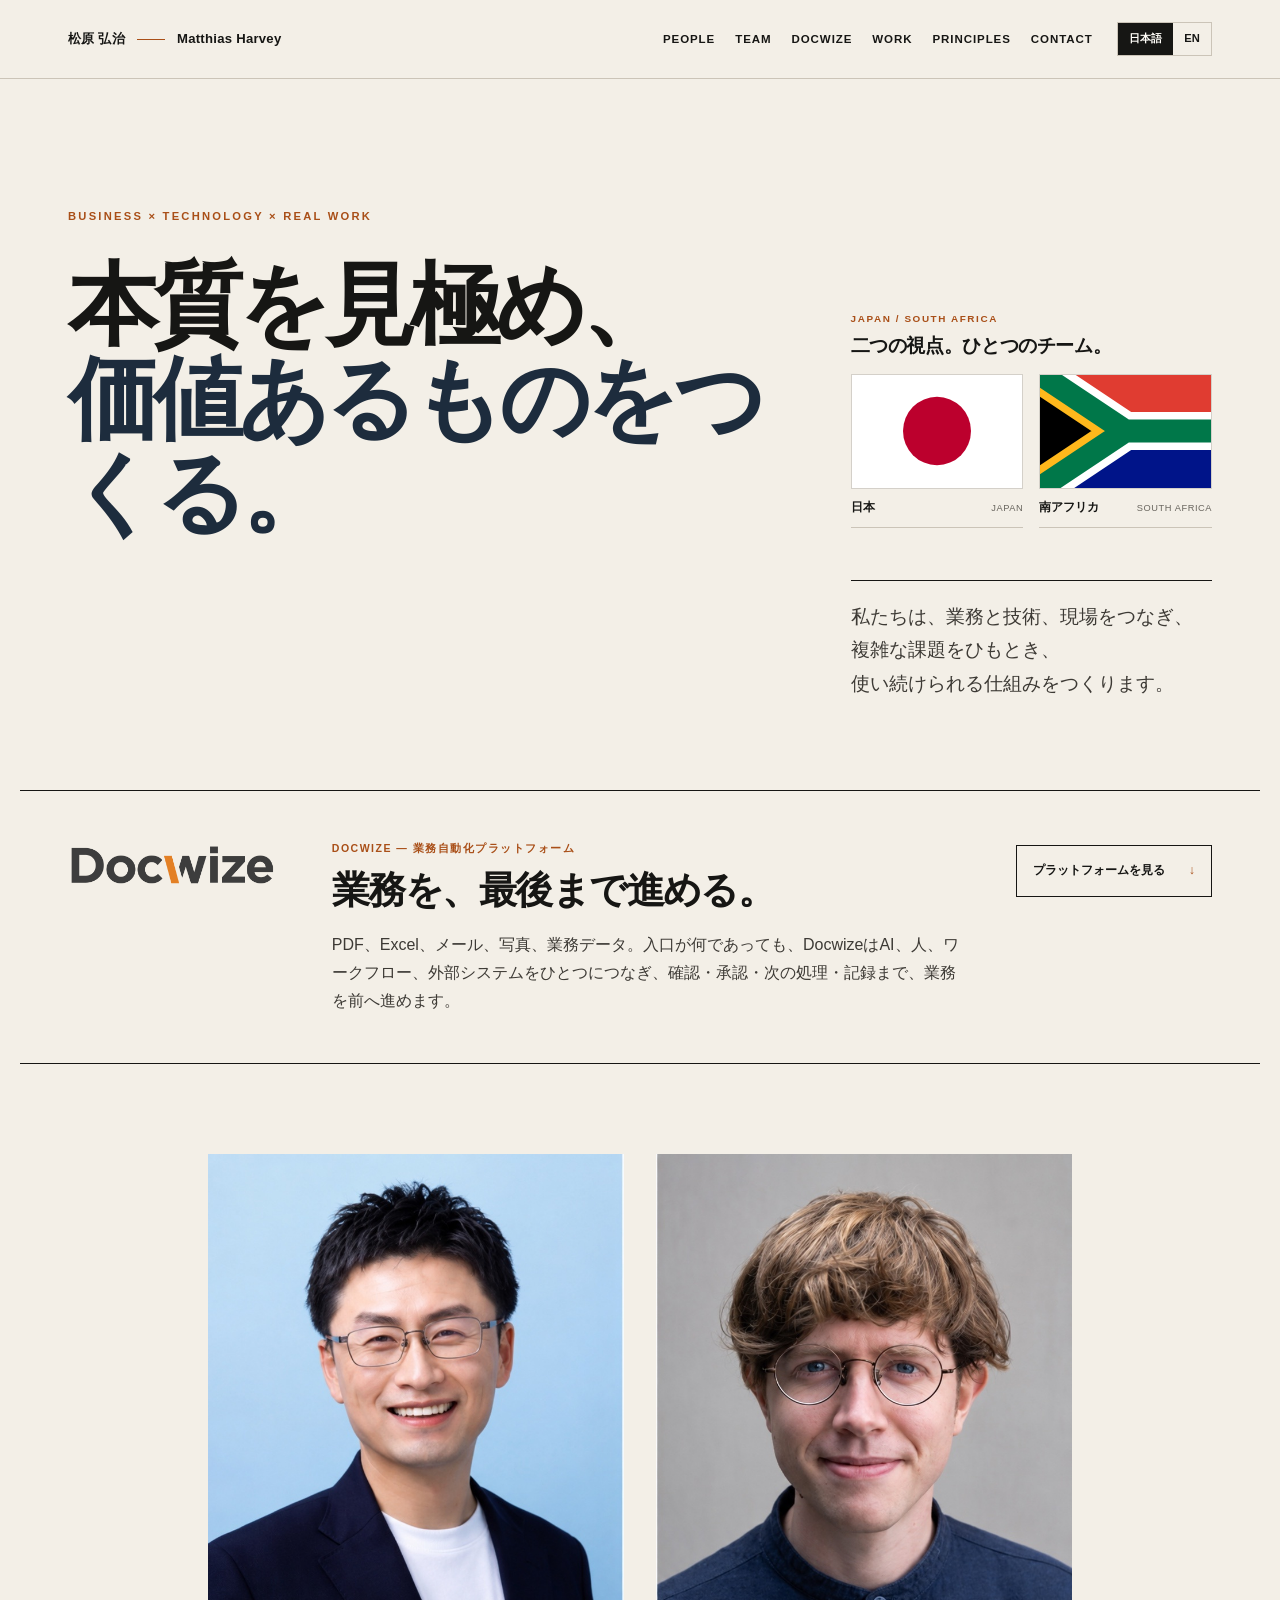
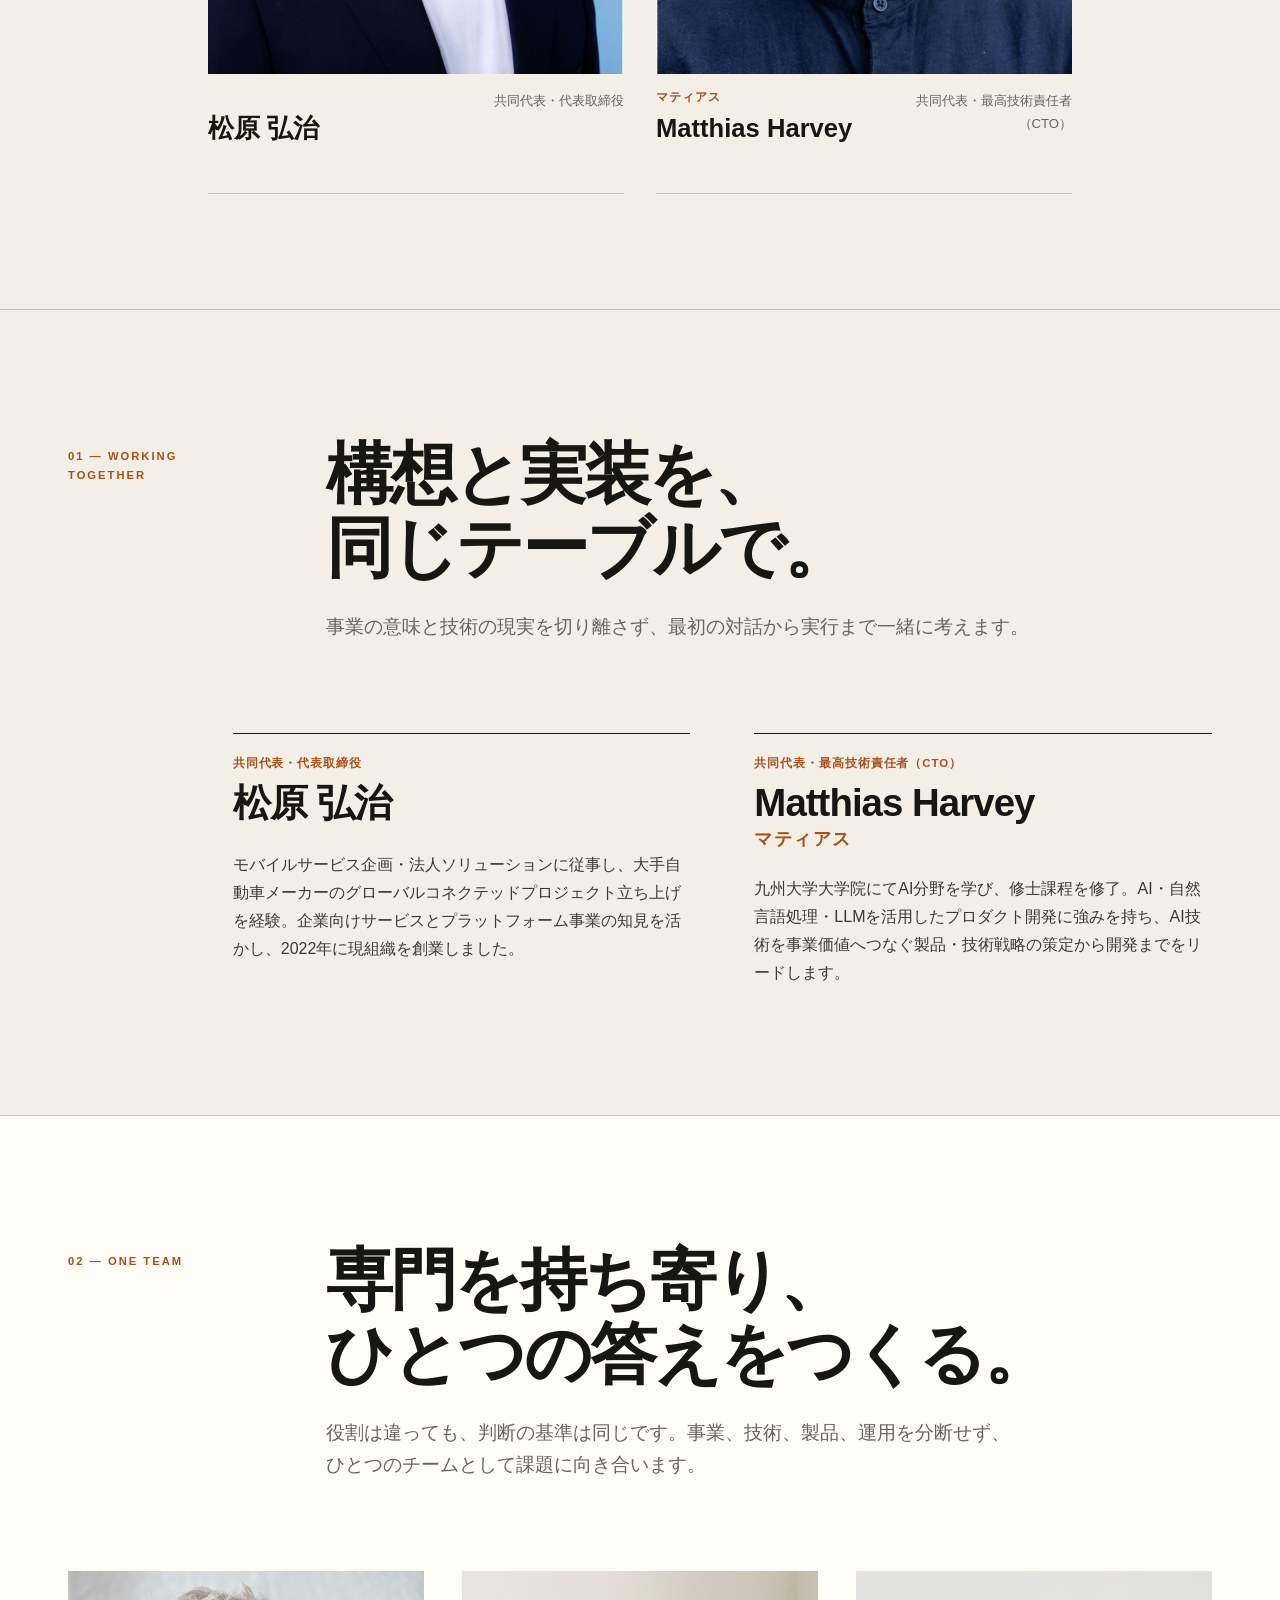
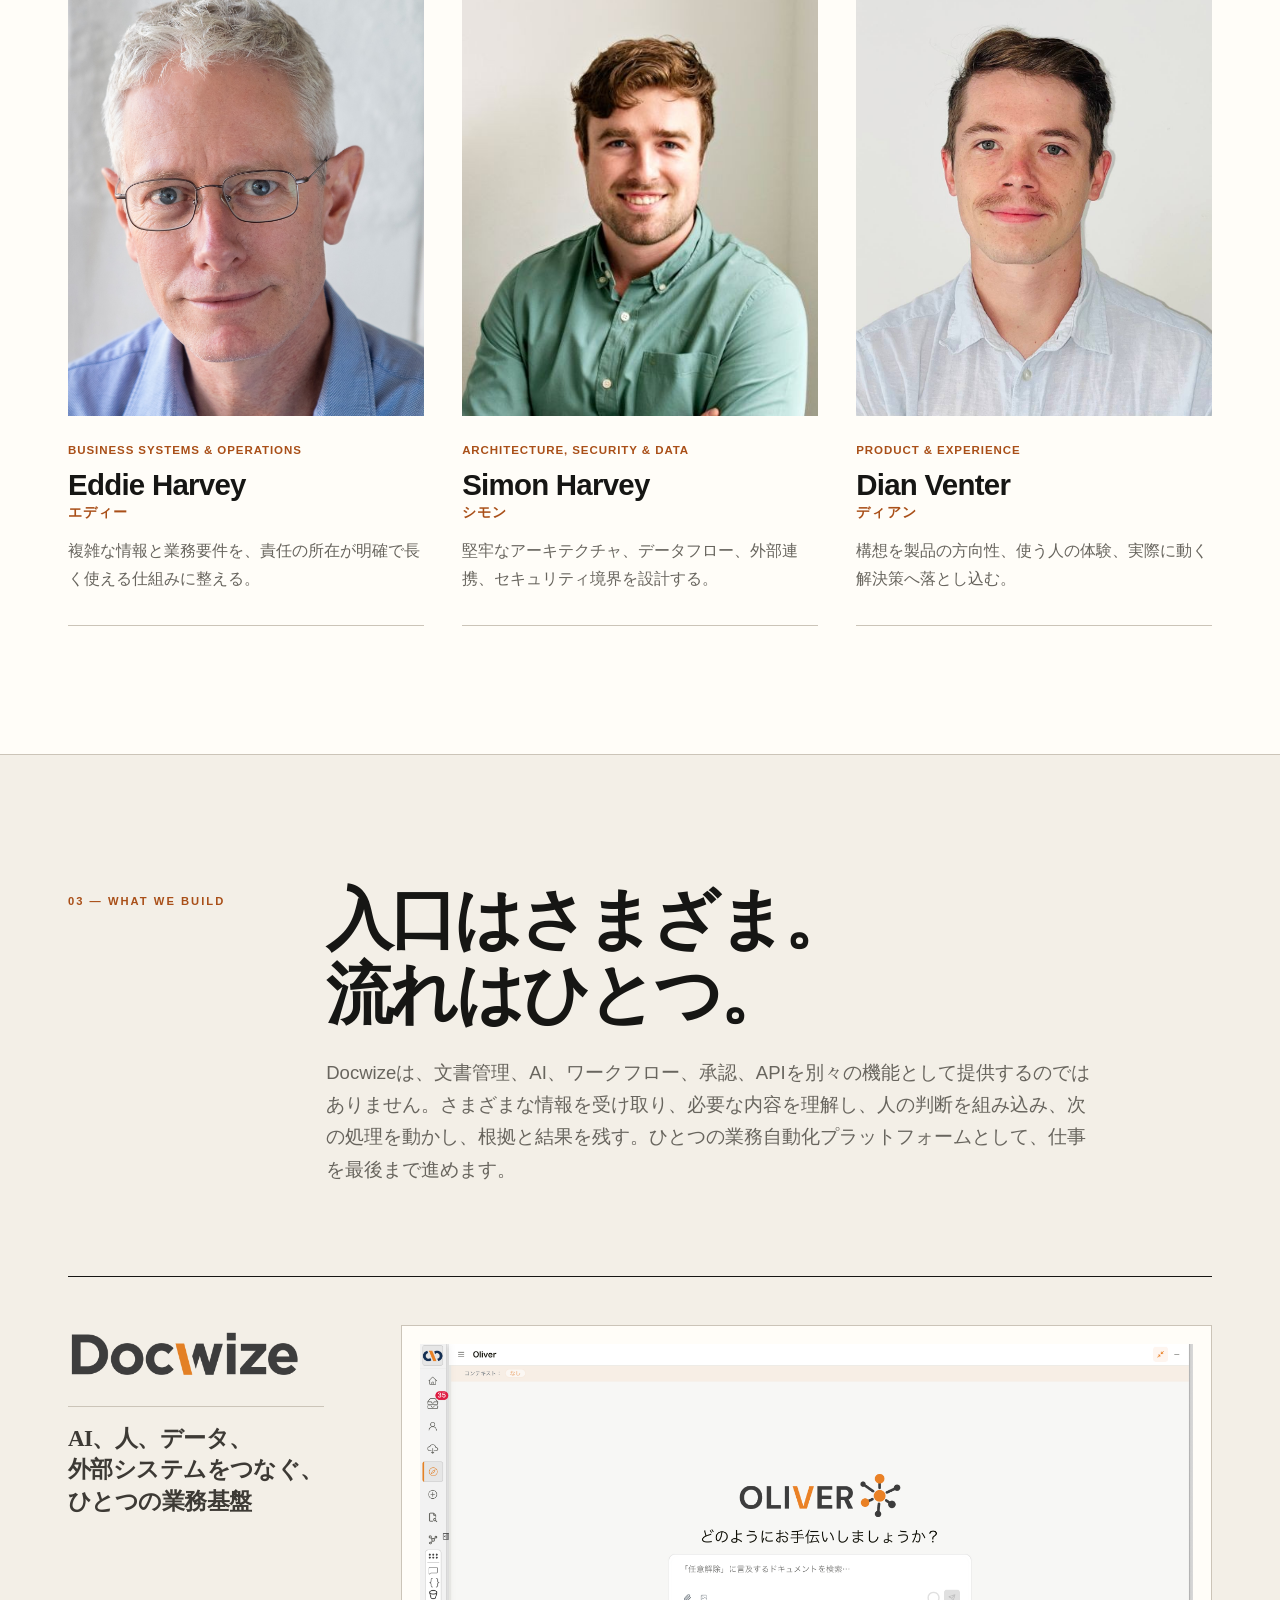
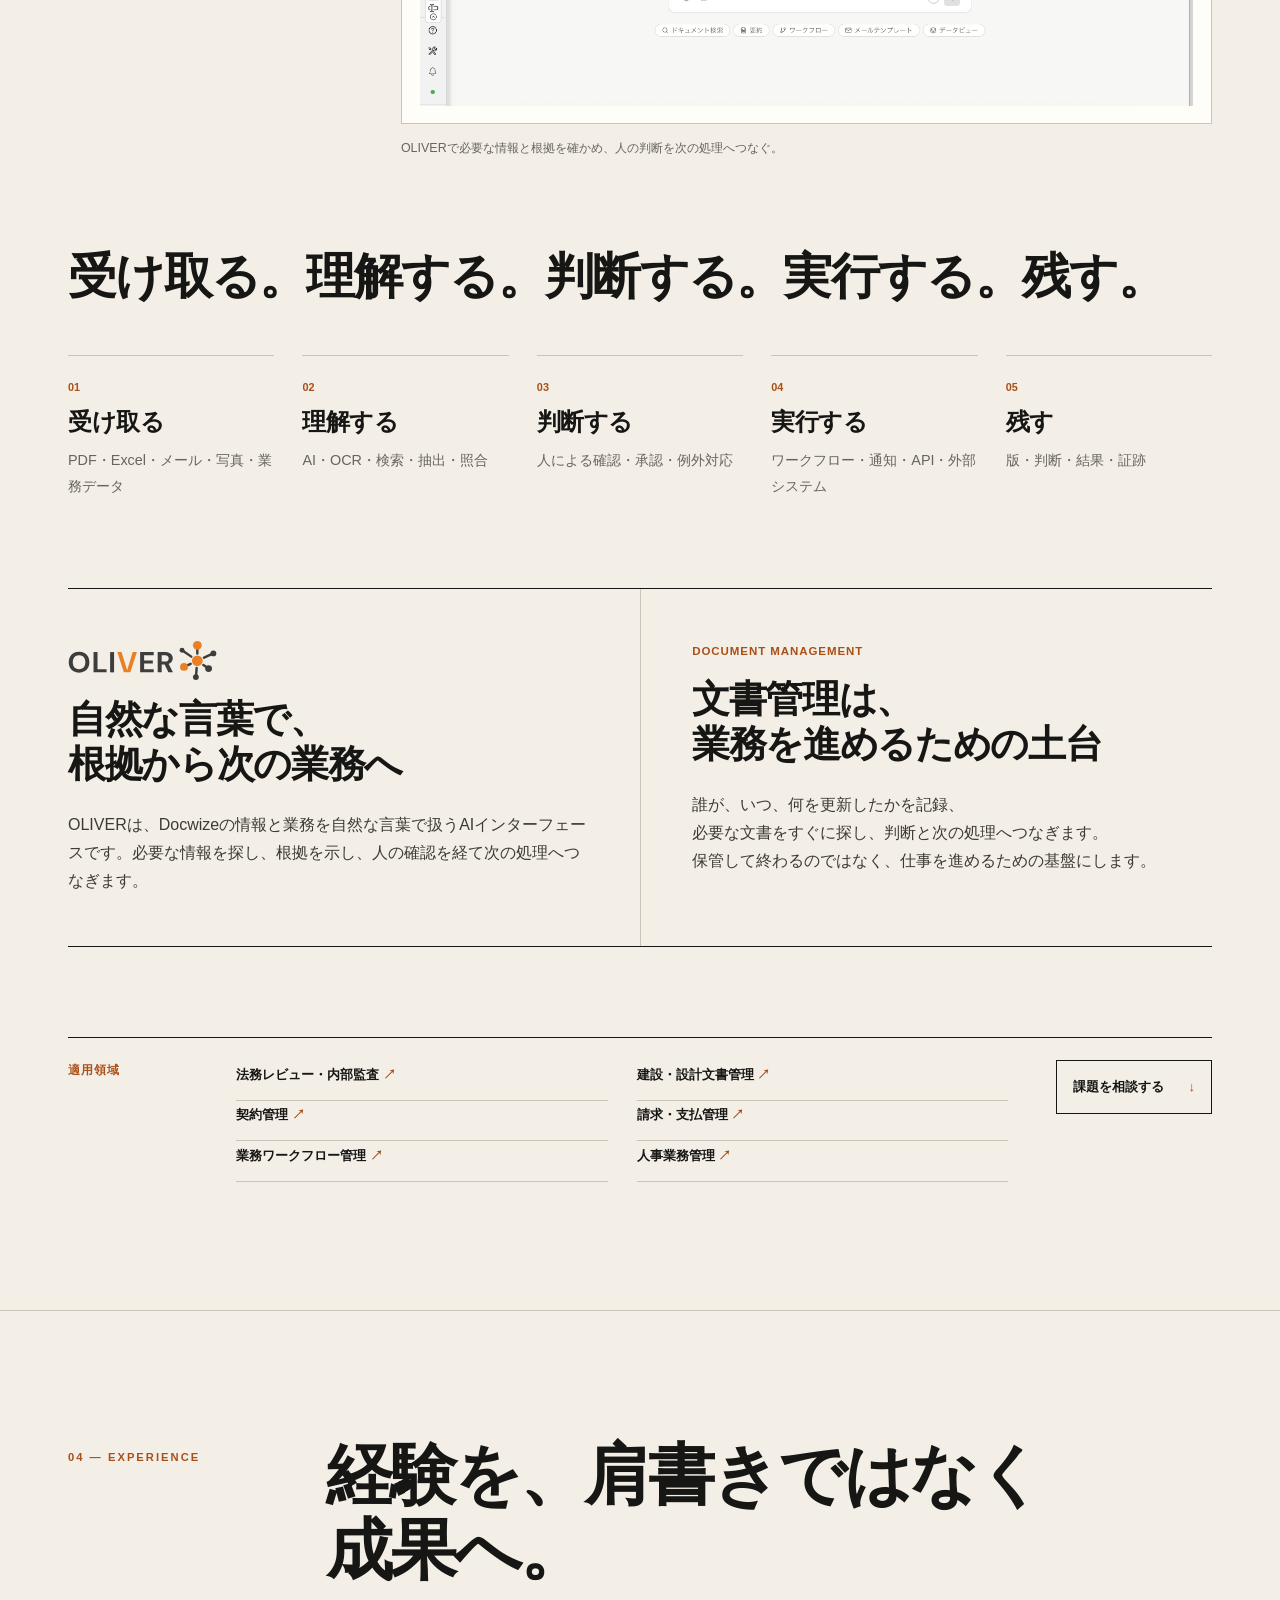
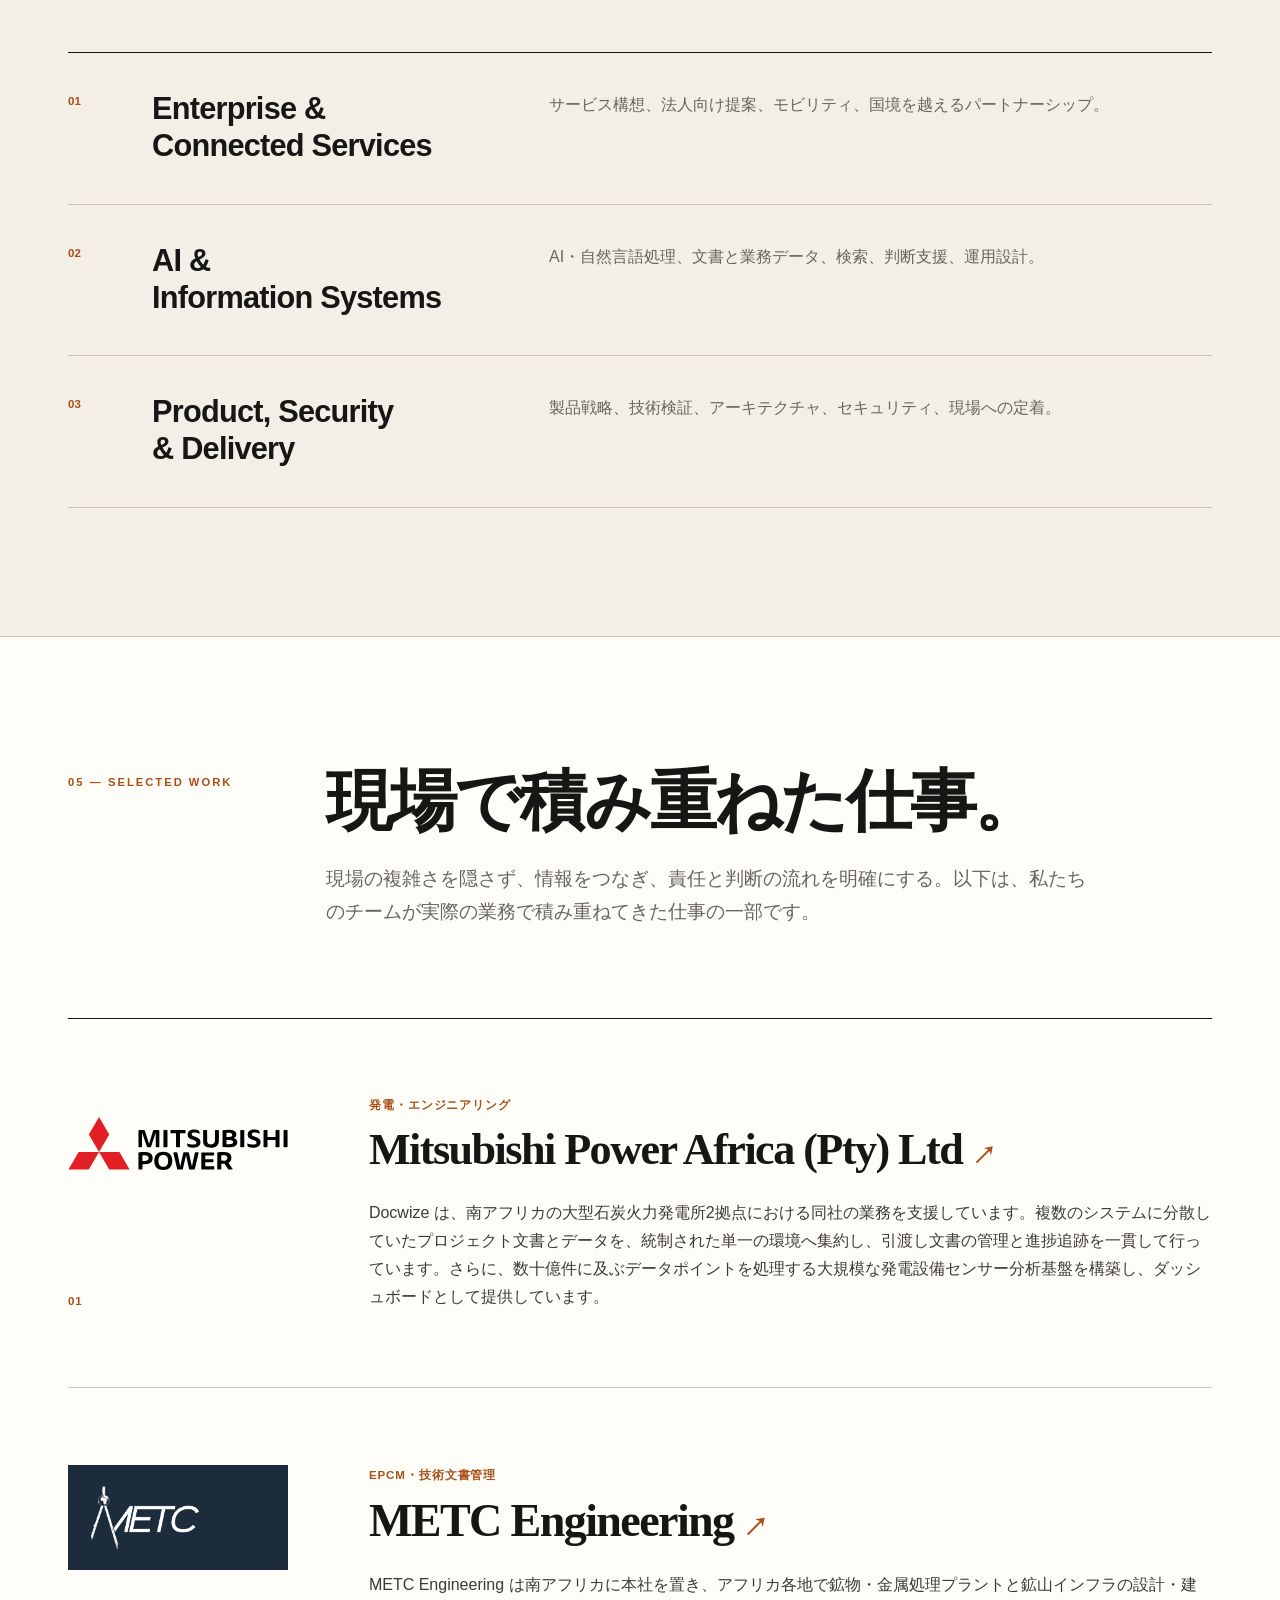
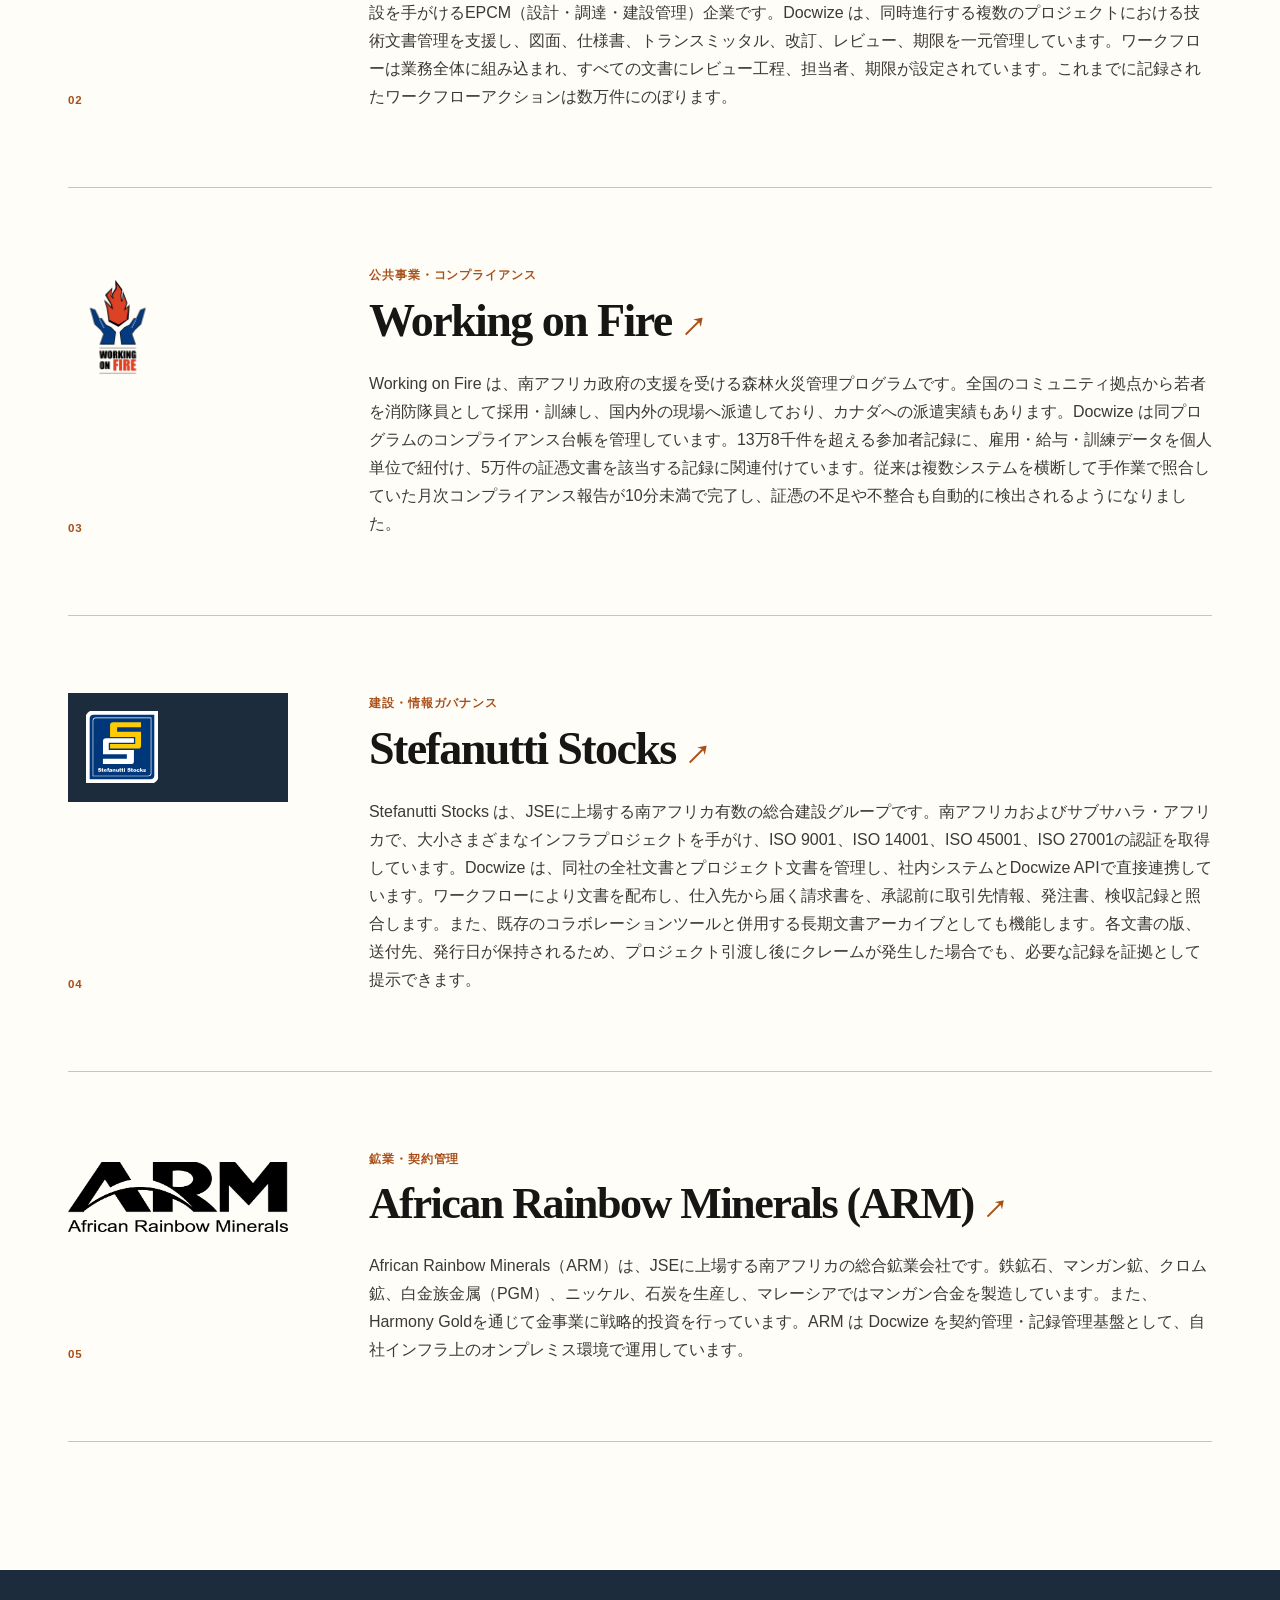
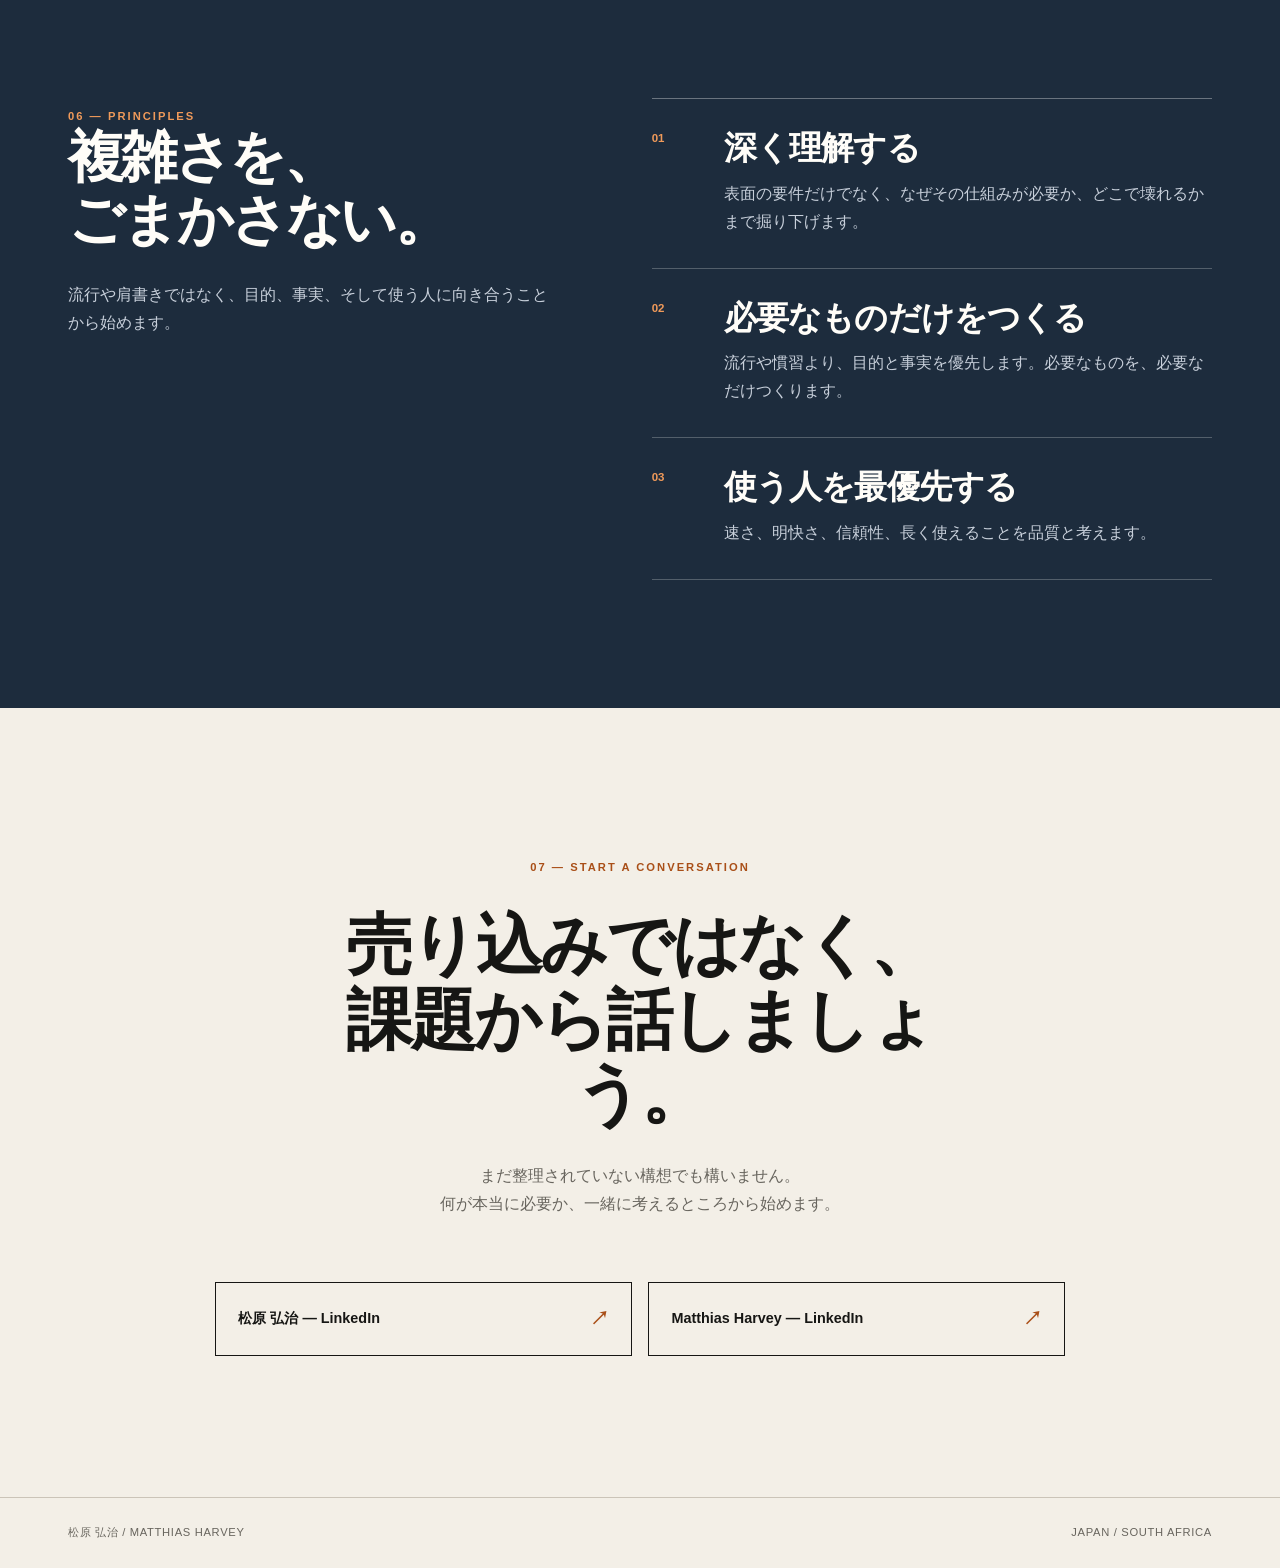
<file: index.html>
<!doctype html>
<html lang="ja">
<head>
  <meta charset="utf-8">
  <meta name="viewport" content="width=device-width, initial-scale=1">
  <meta name="robots" content="index,follow">
  <meta name="description" content="AI、人、データ、外部システムをつなぎ、文書やメールなどの情報から確認・承認・次の処理・記録までを進める業務自動化プラットフォーム。">
  <title>Docwize — 業務自動化プラットフォーム</title>
  <link rel="stylesheet" href="styles.css?v=20260831-3">
  <link rel="alternate" hreflang="en" href="en/">
</head>
<body>
  <header class="site-header">
    <div class="wrap header-inner">
      <a class="name-lockup" href="#top" aria-label="ページ上部へ">
        <span>松原 弘治</span><i aria-hidden="true"></i><span>Matthias Harvey</span>
      </a>
      <nav class="header-nav" aria-label="ページ内ナビゲーション">
        <a href="#leadership">People</a>
        <a href="#team">Team</a>
        <a href="#product">Docwize</a>
        <a href="#work">Work</a>
        <a href="#principles">Principles</a>
        <a href="#contact">Contact</a>
      </nav>
      <nav class="language-switch" aria-label="言語">
        <span aria-current="page">日本語</span>
        <a href="en/" lang="en">EN</a>
      </nav>
    </div>
  </header>

  <main id="top">
    <section class="hero" aria-labelledby="hero-title">
      <div class="wrap hero-copy">
        <p class="eyebrow">BUSINESS × TECHNOLOGY × REAL WORK</p>
        <h1 id="hero-title">本質を見極め、<br><em>価値あるものをつくる。</em></h1>
        <div class="hero-side">
          <div class="hero-flags" aria-label="日本と南アフリカ">
            <p class="hero-flags-label">Japan / South Africa</p>
            <p class="hero-flags-title">二つの視点。ひとつのチーム。</p>
            <div class="hero-flag-grid">
              <figure class="hero-flag">
                <img src="assets/flag-japan.svg" alt="日本の国旗" width="900" height="600">
                <figcaption><strong>日本</strong><span>Japan</span></figcaption>
              </figure>
              <figure class="hero-flag">
                <img src="assets/flag-south-africa.svg" alt="南アフリカの国旗" width="900" height="600">
                <figcaption><strong>南アフリカ</strong><span>South Africa</span></figcaption>
              </figure>
            </div>
          </div>
          <p class="hero-lead"><span class="desktop-line">私たちは、業務と技術、現場をつなぎ、</span><span class="desktop-line">複雑な課題をひもとき、</span><span class="desktop-line">使い続けられる仕組みをつくります。</span></p>
        </div>
      </div>
      <div class="wrap hero-platform" id="platform-bridge" aria-labelledby="hero-platform-title">
        <figure class="hero-platform-mark"><img src="assets/product-docwize-logo.png" alt="Docwize" width="1588" height="312"></figure>
        <div class="hero-platform-copy">
          <p class="hero-platform-label">DOCWIZE — 業務自動化プラットフォーム</p>
          <h2 id="hero-platform-title" class="jp-platform-title">業務を、最後まで進める。</h2>
          <p>PDF、Excel、メール、写真、業務データ。入口が何であっても、DocwizeはAI、人、ワークフロー、外部システムをひとつにつなぎ、確認・承認・次の処理・記録まで、業務を前へ進めます。</p>
        </div>
        <a class="hero-platform-link" href="#product">プラットフォームを見る <span aria-hidden="true">↓</span></a>
      </div>
      <div class="wrap portrait-pair" aria-label="松原 弘治とMatthias Harvey">
        <figure class="leader-portrait leader-koji">
          <div class="portrait-frame"><img src="assets/koji-matsubara.jpg" alt="松原 弘治" width="724" height="1086"></div>
          <figcaption><strong class="caption-name caption-name-plain"><span class="caption-latin">松原 弘治</span></strong><span>共同代表・代表取締役</span></figcaption>
        </figure>
        <figure class="leader-portrait leader-matthias">
          <div class="portrait-frame"><img src="assets/matthias-harvey.jpg" alt="Matthias Harvey" width="724" height="1086"></div>
          <figcaption><strong class="caption-name"><small class="name-reading">マティアス</small><span class="caption-latin">Matthias Harvey</span></strong><span>共同代表・最高技術責任者（CTO）</span></figcaption>
        </figure>
      </div>
    </section>

    <section class="section" id="leadership" aria-labelledby="leadership-title">
      <div class="wrap">
        <div class="section-heading">
          <p class="section-label">01 — Working Together</p>
          <div>
            <h2 id="leadership-title">構想と実装を、<br>同じテーブルで。</h2>
            <p>事業の意味と技術の現実を切り離さず、最初の対話から実行まで一緒に考えます。</p>
          </div>
        </div>
        <div class="leadership-bios">
          <article class="leader-bio">
            <p class="role">共同代表・代表取締役</p>
            <h3>松原 弘治</h3>
            <p>モバイルサービス企画・法人ソリューションに従事し、大手自動車メーカーのグローバルコネクテッドプロジェクト立ち上げを経験。企業向けサービスとプラットフォーム事業の知見を活かし、2022年に現組織を創業しました。</p>
          </article>
          <article class="leader-bio">
            <p class="role">共同代表・最高技術責任者（CTO）</p>
            <h3 class="name-block"><span>Matthias Harvey</span><small class="name-reading">マティアス</small></h3>
            <p>九州大学大学院にてAI分野を学び、修士課程を修了。AI・自然言語処理・LLMを活用したプロダクト開発に強みを持ち、AI技術を事業価値へつなぐ製品・技術戦略の策定から開発までをリードします。</p>
          </article>
        </div>
      </div>
    </section>

    <section class="section team-section" id="team" aria-labelledby="team-title">
      <div class="wrap">
        <div class="section-heading">
          <p class="section-label">02 — One Team</p>
          <div>
            <h2 id="team-title">専門を持ち寄り、<br>ひとつの答えをつくる。</h2>
            <p><span class="desktop-line">役割は違っても、判断の基準は同じです。事業、技術、製品、運用を分断せず、</span><span class="desktop-line">ひとつのチームとして課題に向き合います。</span></p>
          </div>
        </div>
        <div class="team-grid">
          <article class="team-person">
            <figure><img src="assets/eddie-harvey.jpg" alt="Eddie Harvey" width="1366" height="2048"></figure>
            <p class="role">Business Systems &amp; Operations</p>
            <h3 class="name-block"><span>Eddie Harvey</span><small class="name-reading">エディー</small></h3>
            <p>複雑な情報と業務要件を、責任の所在が明確で長く使える仕組みに整える。</p>
          </article>
          <article class="team-person">
            <figure><img src="assets/simon-harvey.png" alt="Simon Harvey" width="560" height="560"></figure>
            <p class="role">Architecture, Security &amp; Data</p>
            <h3 class="name-block"><span>Simon Harvey</span><small class="name-reading">シモン</small></h3>
            <p>堅牢なアーキテクチャ、データフロー、外部連携、セキュリティ境界を設計する。</p>
          </article>
          <article class="team-person">
            <figure><img src="assets/dian-venter.jpg" alt="Dian Venter" width="1280" height="1280"></figure>
            <p class="role">Product &amp; Experience</p>
            <h3 class="name-block"><span>Dian Venter</span><small class="name-reading">ディアン</small></h3>
            <p>構想を製品の方向性、使う人の体験、実際に動く解決策へ落とし込む。</p>
          </article>
        </div>
      </div>
    </section>

    <section class="section product-section" id="product" aria-labelledby="product-title">
      <div class="wrap">
        <div class="section-heading product-heading">
          <p class="section-label">03 — What We Build</p>
          <div>
            <h2 id="product-title">入口はさまざま。<br>流れはひとつ。</h2>
            <p>Docwizeは、文書管理、AI、ワークフロー、承認、APIを別々の機能として提供するのではありません。さまざまな情報を受け取り、必要な内容を理解し、人の判断を組み込み、次の処理を動かし、根拠と結果を残す。ひとつの業務自動化プラットフォームとして、仕事を最後まで進めます。</p>
          </div>
        </div>

        <div class="product-visual">
          <div class="product-platform-brand">
            <figure><img src="assets/product-docwize-logo.png" alt="Docwize" width="1588" height="312"></figure>
            <p><span class="product-brand-line">AI、人、データ、</span><span class="product-brand-line">外部システムをつなぐ、</span><span class="product-brand-line">ひとつの業務基盤</span></p>
          </div>
          <figure class="product-interface">
            <img src="assets/product-oliver-interface.png" alt="Docwizeに蓄積された情報を自然な言葉で検索・確認できるOLIVERの画面" width="2860" height="1338">
            <figcaption>OLIVERで必要な情報と根拠を確かめ、人の判断を次の処理へつなぐ。</figcaption>
          </figure>
        </div>

        <div class="product-model">
          <h3>受け取る。理解する。判断する。実行する。残す。</h3>
          <div class="product-stages">
            <article><span>01</span><h4>受け取る</h4><p>PDF・Excel・メール・写真・業務データ</p></article>
            <article><span>02</span><h4>理解する</h4><p>AI・OCR・検索・抽出・照合</p></article>
            <article><span>03</span><h4>判断する</h4><p>人による確認・承認・例外対応</p></article>
            <article><span>04</span><h4>実行する</h4><p>ワークフロー・通知・API・外部システム</p></article>
            <article><span>05</span><h4>残す</h4><p>版・判断・結果・証跡</p></article>
          </div>
        </div>

        <div class="product-notes">
          <article class="product-note product-note-oliver">
            <figure><img src="assets/product-oliver-logo.svg" alt="OLIVER" width="150" height="40"></figure>
            <h3>自然な言葉で、<br>根拠から次の業務へ</h3>
            <p>OLIVERは、Docwizeの情報と業務を自然な言葉で扱うAIインターフェースです。必要な情報を探し、根拠を示し、人の確認を経て次の処理へつなぎます。</p>
          </article>
          <article class="product-note">
            <p class="role">DOCUMENT MANAGEMENT</p>
            <h3>文書管理は、<br>業務を進めるための土台</h3>
            <p><span class="copy-line">誰が、いつ、何を更新したかを記録、</span><span class="copy-line">必要な文書をすぐに探し、判断と次の処理へつなぎます。</span><span class="copy-line">保管して終わるのではなく、仕事を進めるための基盤にします。</span></p>
          </article>
        </div>

        <div class="product-links">
          <p class="role">適用領域</p>
          <div class="solution-links">
            <a href="https://organic-mobility.com/ediscovery-software" target="_blank" rel="noopener noreferrer">法務レビュー・内部監査 <span aria-hidden="true">↗</span></a>
            <a href="https://organic-mobility.com/construction-document-management" target="_blank" rel="noopener noreferrer">建設・設計文書管理 <span aria-hidden="true">↗</span></a>
            <a href="https://organic-mobility.com/contract-lifecycle-management" target="_blank" rel="noopener noreferrer">契約管理 <span aria-hidden="true">↗</span></a>
            <a href="https://organic-mobility.com/accounts-payable-automation" target="_blank" rel="noopener noreferrer">請求・支払管理 <span aria-hidden="true">↗</span></a>
            <a href="https://organic-mobility.com/workflow-automation-platform" target="_blank" rel="noopener noreferrer">業務ワークフロー管理 <span aria-hidden="true">↗</span></a>
            <a href="https://organic-mobility.com/hr-workflow-automation" target="_blank" rel="noopener noreferrer">人事業務管理 <span aria-hidden="true">↗</span></a>
          </div>
          <a class="product-cta" href="#contact">課題を相談する <span aria-hidden="true">↓</span></a>
        </div>
      </div>
    </section>

    <section class="section" id="experience" aria-labelledby="experience-title">
      <div class="wrap">
        <div class="section-heading compact-heading">
          <p class="section-label">04 — Experience</p>
          <div>
            <h2 id="experience-title" class="experience-title-jp"><span class="no-break">経験を、肩書きではなく</span><br>成果へ。</h2>
          </div>
        </div>
        <div class="experience-list">
          <article>
            <span>01</span>
            <h3>Enterprise &amp;<br>Connected Services</h3>
            <p>サービス構想、法人向け提案、モビリティ、国境を越えるパートナーシップ。</p>
          </article>
          <article>
            <span>02</span>
            <h3>AI &amp;<br>Information Systems</h3>
            <p>AI・自然言語処理、文書と業務データ、検索、判断支援、運用設計。</p>
          </article>
          <article>
            <span>03</span>
            <h3>Product, Security<br>&amp; Delivery</h3>
            <p>製品戦略、技術検証、アーキテクチャ、セキュリティ、現場への定着。</p>
          </article>
        </div>
      </div>
    </section>

    <section class="section work-section" id="work" aria-labelledby="work-title">
      <div class="wrap">
        <div class="section-heading">
          <p class="section-label">05 — Selected Work</p>
          <div>
            <h2 id="work-title">現場で積み重ねた仕事。</h2>
            <p>現場の複雑さを隠さず、情報をつなぎ、責任と判断の流れを明確にする。以下は、私たちのチームが実際の業務で積み重ねてきた仕事の一部です。</p>
          </div>
        </div>
        <div class="client-stories">
          <article class="client-story">
            <div class="client-identity">
              <a class="client-logo-link" href="https://power.mhi.com/regions/afr/company" target="_blank" rel="noopener noreferrer" aria-label="Mitsubishi Power Africaの公式サイトを開く">
                <img class="client-logo logo-mitsubishi" src="assets/client-mitsubishi-power-africa.svg" alt="" width="334" height="82">
              </a>
              <span class="client-number">01</span>
            </div>
            <div class="client-copy">
              <p class="role">発電・エンジニアリング</p>
              <h3 class="client-title-long"><a href="https://power.mhi.com/regions/afr/company" target="_blank" rel="noopener noreferrer">Mitsubishi Power Africa (Pty) Ltd <span aria-hidden="true">↗</span></a></h3>
              <p>Docwize は、南アフリカの大型石炭火力発電所2拠点における同社の業務を支援しています。複数のシステムに分散していたプロジェクト文書とデータを、統制された単一の環境へ集約し、引渡し文書の管理と進捗追跡を一貫して行っています。さらに、数十億件に及ぶデータポイントを処理する大規模な発電設備センサー分析基盤を構築し、ダッシュボードとして提供しています。</p>
            </div>
          </article>

          <article class="client-story">
            <div class="client-identity">
              <a class="client-logo-link client-logo-dark" href="https://metcengineering.com/" target="_blank" rel="noopener noreferrer" aria-label="METC Engineeringの公式サイトを開く">
                <img class="client-logo logo-metc" src="assets/client-metc-engineering.png" alt="" width="379" height="219">
              </a>
              <span class="client-number">02</span>
            </div>
            <div class="client-copy">
              <p class="role">EPCM・技術文書管理</p>
              <h3><a href="https://metcengineering.com/" target="_blank" rel="noopener noreferrer">METC Engineering <span aria-hidden="true">↗</span></a></h3>
              <p>METC Engineering は南アフリカに本社を置き、アフリカ各地で鉱物・金属処理プラントと鉱山インフラの設計・建設を手がけるEPCM（設計・調達・建設管理）企業です。Docwize は、同時進行する複数のプロジェクトにおける技術文書管理を支援し、図面、仕様書、トランスミッタル、改訂、レビュー、期限を一元管理しています。ワークフローは業務全体に組み込まれ、すべての文書にレビュー工程、担当者、期限が設定されています。これまでに記録されたワークフローアクションは数万件にのぼります。</p>
            </div>
          </article>

          <article class="client-story">
            <div class="client-identity">
              <a class="client-logo-link" href="https://workingonfire.org/" target="_blank" rel="noopener noreferrer" aria-label="Working on Fireの公式サイトを開く">
                <img class="client-logo logo-wof" src="assets/client-working-on-fire.png" alt="" width="800" height="800">
              </a>
              <span class="client-number">03</span>
            </div>
            <div class="client-copy">
              <p class="role">公共事業・コンプライアンス</p>
              <h3><a href="https://workingonfire.org/" target="_blank" rel="noopener noreferrer">Working on Fire <span aria-hidden="true">↗</span></a></h3>
              <p>Working on Fire は、南アフリカ政府の支援を受ける森林火災管理プログラムです。全国のコミュニティ拠点から若者を消防隊員として採用・訓練し、国内外の現場へ派遣しており、カナダへの派遣実績もあります。Docwize は同プログラムのコンプライアンス台帳を管理しています。13万8千件を超える参加者記録に、雇用・給与・訓練データを個人単位で紐付け、5万件の証憑文書を該当する記録に関連付けています。従来は複数システムを横断して手作業で照合していた月次コンプライアンス報告が10分未満で完了し、証憑の不足や不整合も自動的に検出されるようになりました。</p>
            </div>
          </article>

          <article class="client-story">
            <div class="client-identity">
              <a class="client-logo-link client-logo-dark" href="https://stefanuttistocks.com/" target="_blank" rel="noopener noreferrer" aria-label="Stefanutti Stocksの公式サイトを開く">
                <img class="client-logo logo-stefanutti" src="assets/client-stefanutti-stocks.svg" alt="" width="79" height="79">
              </a>
              <span class="client-number">04</span>
            </div>
            <div class="client-copy">
              <p class="role">建設・情報ガバナンス</p>
              <h3><a href="https://stefanuttistocks.com/" target="_blank" rel="noopener noreferrer">Stefanutti Stocks <span aria-hidden="true">↗</span></a></h3>
              <p>Stefanutti Stocks は、JSEに上場する南アフリカ有数の総合建設グループです。南アフリカおよびサブサハラ・アフリカで、大小さまざまなインフラプロジェクトを手がけ、ISO 9001、ISO 14001、ISO 45001、ISO 27001の認証を取得しています。Docwize は、同社の全社文書とプロジェクト文書を管理し、社内システムとDocwize APIで直接連携しています。ワークフローにより文書を配布し、仕入先から届く請求書を、承認前に取引先情報、発注書、検収記録と照合します。また、既存のコラボレーションツールと併用する長期文書アーカイブとしても機能します。各文書の版、送付先、発行日が保持されるため、プロジェクト引渡し後にクレームが発生した場合でも、必要な記録を証拠として提示できます。</p>
            </div>
          </article>

          <article class="client-story">
            <div class="client-identity">
              <a class="client-logo-link" href="https://arm.co.za/" target="_blank" rel="noopener noreferrer" aria-label="African Rainbow Mineralsの公式サイトを開く">
                <img class="client-logo logo-arm" src="assets/client-african-rainbow-minerals.png" alt="" width="694" height="219">
              </a>
              <span class="client-number">05</span>
            </div>
            <div class="client-copy">
              <p class="role">鉱業・契約管理</p>
              <h3 class="client-title-long"><a href="https://arm.co.za/" target="_blank" rel="noopener noreferrer">African Rainbow Minerals (ARM) <span aria-hidden="true">↗</span></a></h3>
              <p>African Rainbow Minerals（ARM）は、JSEに上場する南アフリカの総合鉱業会社です。鉄鉱石、マンガン鉱、クロム鉱、白金族金属（PGM）、ニッケル、石炭を生産し、マレーシアではマンガン合金を製造しています。また、Harmony Goldを通じて金事業に戦略的投資を行っています。ARM は Docwize を契約管理・記録管理基盤として、自社インフラ上のオンプレミス環境で運用しています。</p>
            </div>
          </article>
        </div>
      </div>
    </section>

    <section class="principles" id="principles" aria-labelledby="principles-title">
      <div class="wrap principles-inner">
        <div class="principles-intro">
          <p class="section-label">06 — Principles</p>
          <h2 id="principles-title">複雑さを、<br>ごまかさない。</h2>
          <p>流行や肩書きではなく、目的、事実、そして使う人に向き合うことから始めます。</p>
        </div>
        <div class="principle-list">
          <article>
            <span>01</span>
            <div><h3>深く理解する</h3><p>表面の要件だけでなく、なぜその仕組みが必要か、どこで壊れるかまで掘り下げます。</p></div>
          </article>
          <article>
            <span>02</span>
            <div><h3>必要なものだけをつくる</h3><p>流行や慣習より、目的と事実を優先します。必要なものを、必要なだけつくります。</p></div>
          </article>
          <article>
            <span>03</span>
            <div><h3>使う人を最優先する</h3><p>速さ、明快さ、信頼性、長く使えることを品質と考えます。</p></div>
          </article>
        </div>
      </div>
    </section>

    <section class="contact" id="contact" aria-labelledby="contact-title">
      <div class="wrap contact-inner">
        <p class="section-label">07 — Start a Conversation</p>
        <h2 id="contact-title">売り込みではなく、<br>課題から話しましょう。</h2>
        <p>まだ整理されていない構想でも構いません。<br>何が本当に必要か、一緒に考えるところから始めます。</p>
        <div class="contact-links">
          <a href="https://jp.linkedin.com/in/matsubarakoji" target="_blank" rel="noopener noreferrer" aria-label="LinkedInで松原 弘治のプロフィールを開く"><span>松原 弘治 — LinkedIn</span><b aria-hidden="true">↗</b></a>
          <a href="https://www.linkedin.com/in/matthiasharvey" target="_blank" rel="noopener noreferrer" aria-label="LinkedInでMatthias Harveyのプロフィールを開く"><span>Matthias Harvey — LinkedIn</span><b aria-hidden="true">↗</b></a>
        </div>
      </div>
    </section>
  </main>

  <footer class="site-footer">
    <div class="wrap footer-inner"><span>松原 弘治 / Matthias Harvey</span><span>Japan / South Africa</span></div>
  </footer>
</body>
</html>
</file>
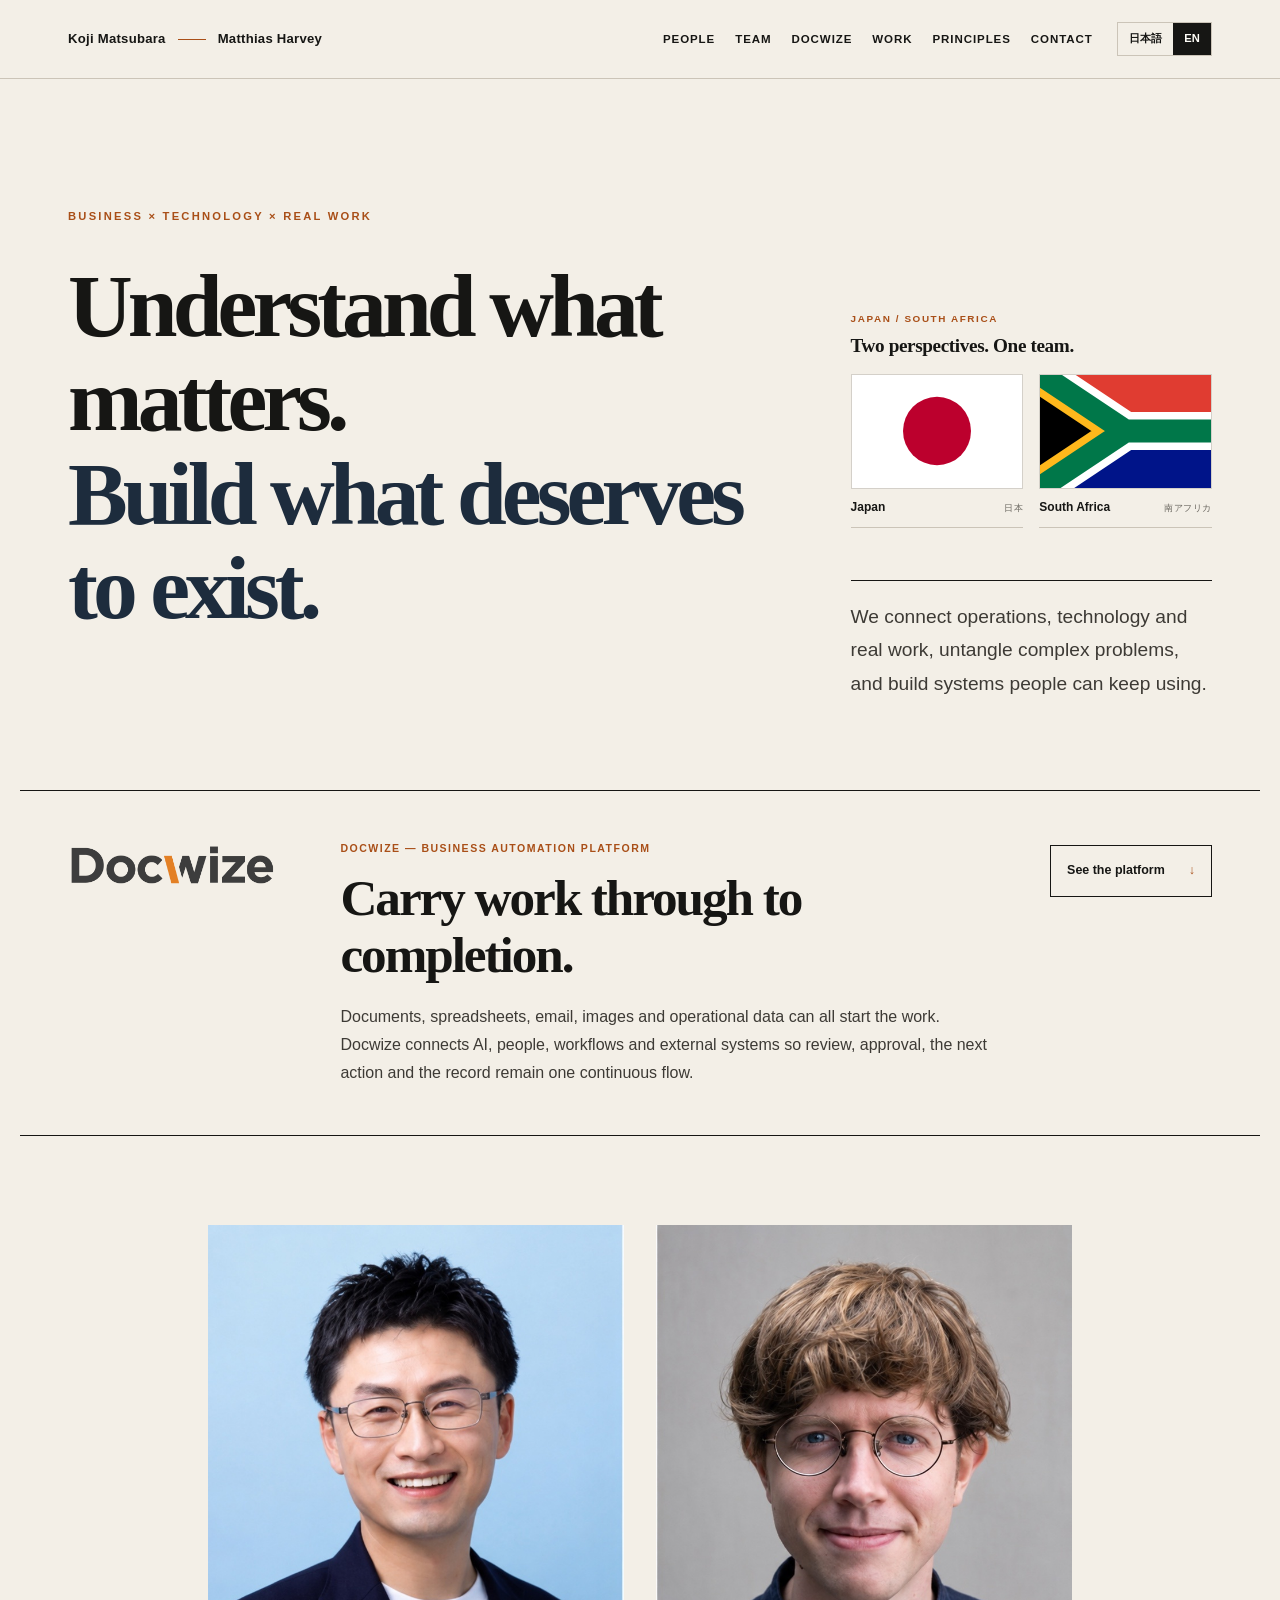
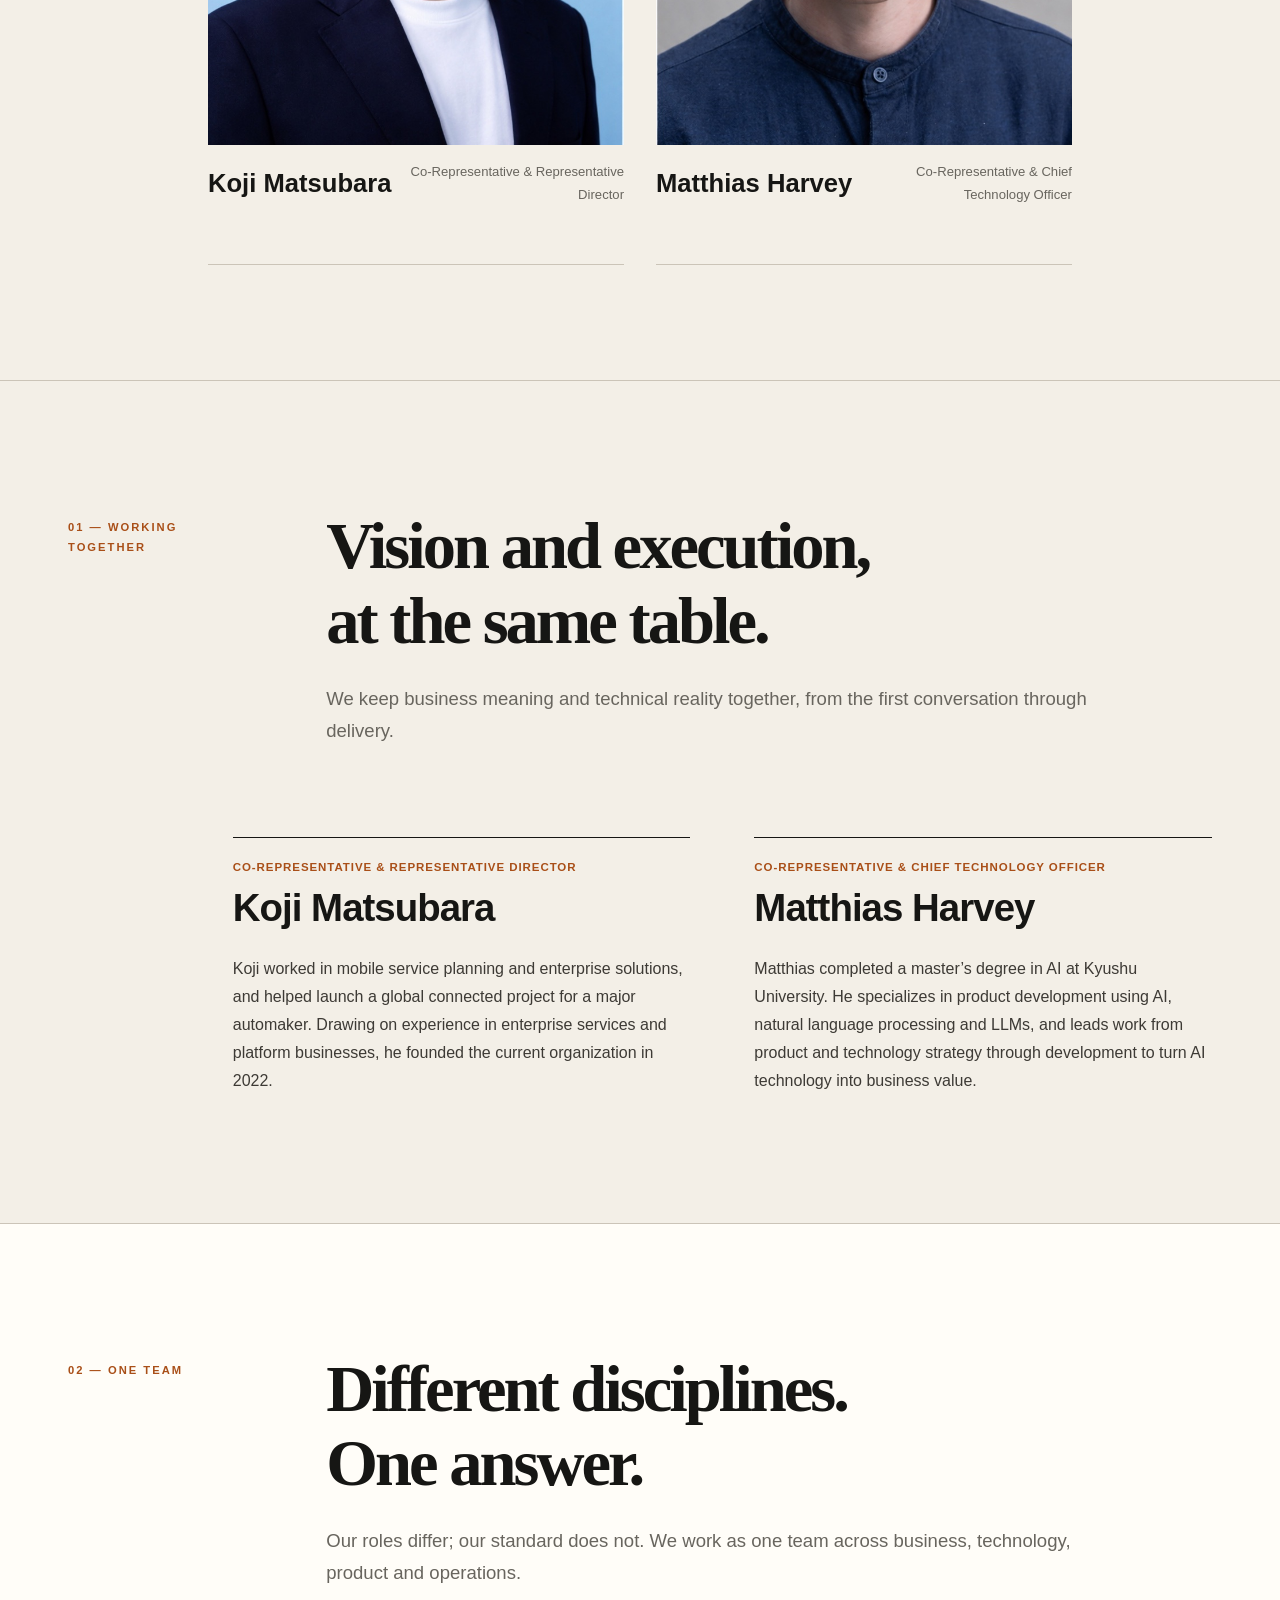
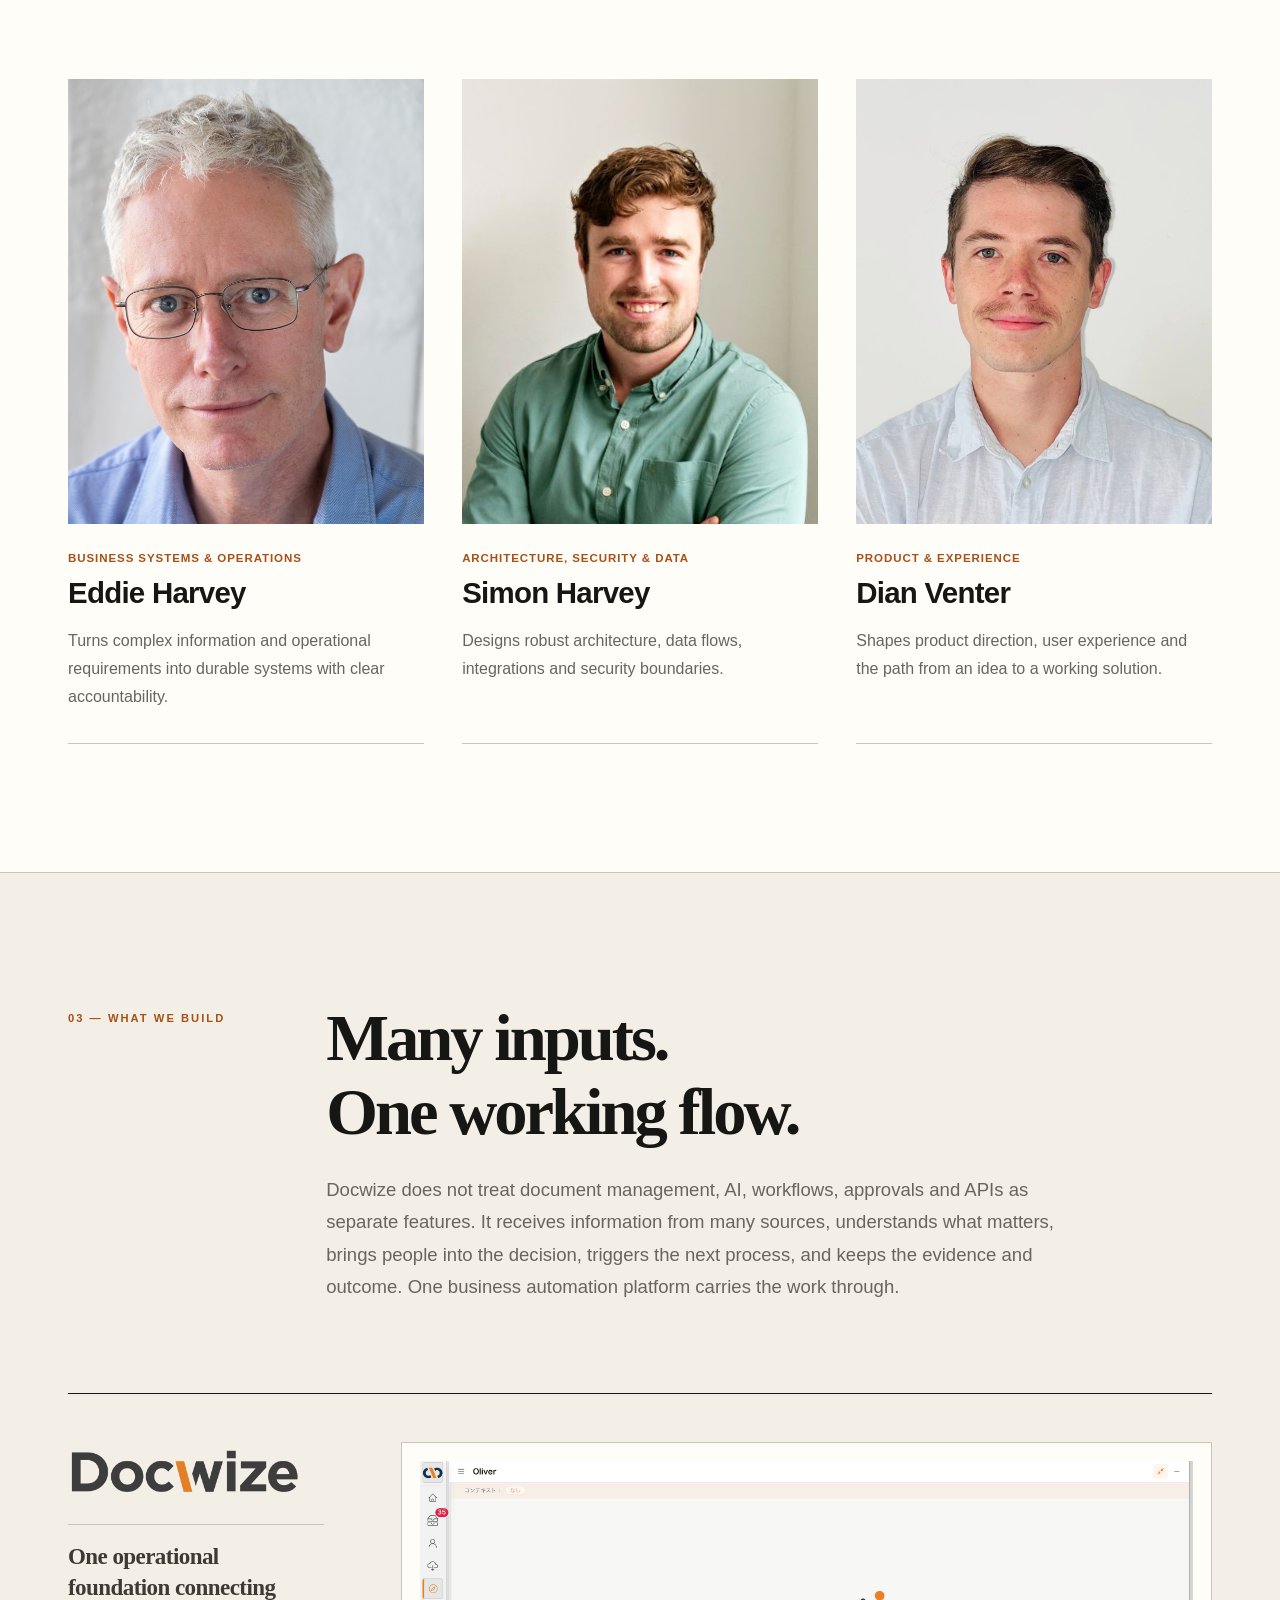
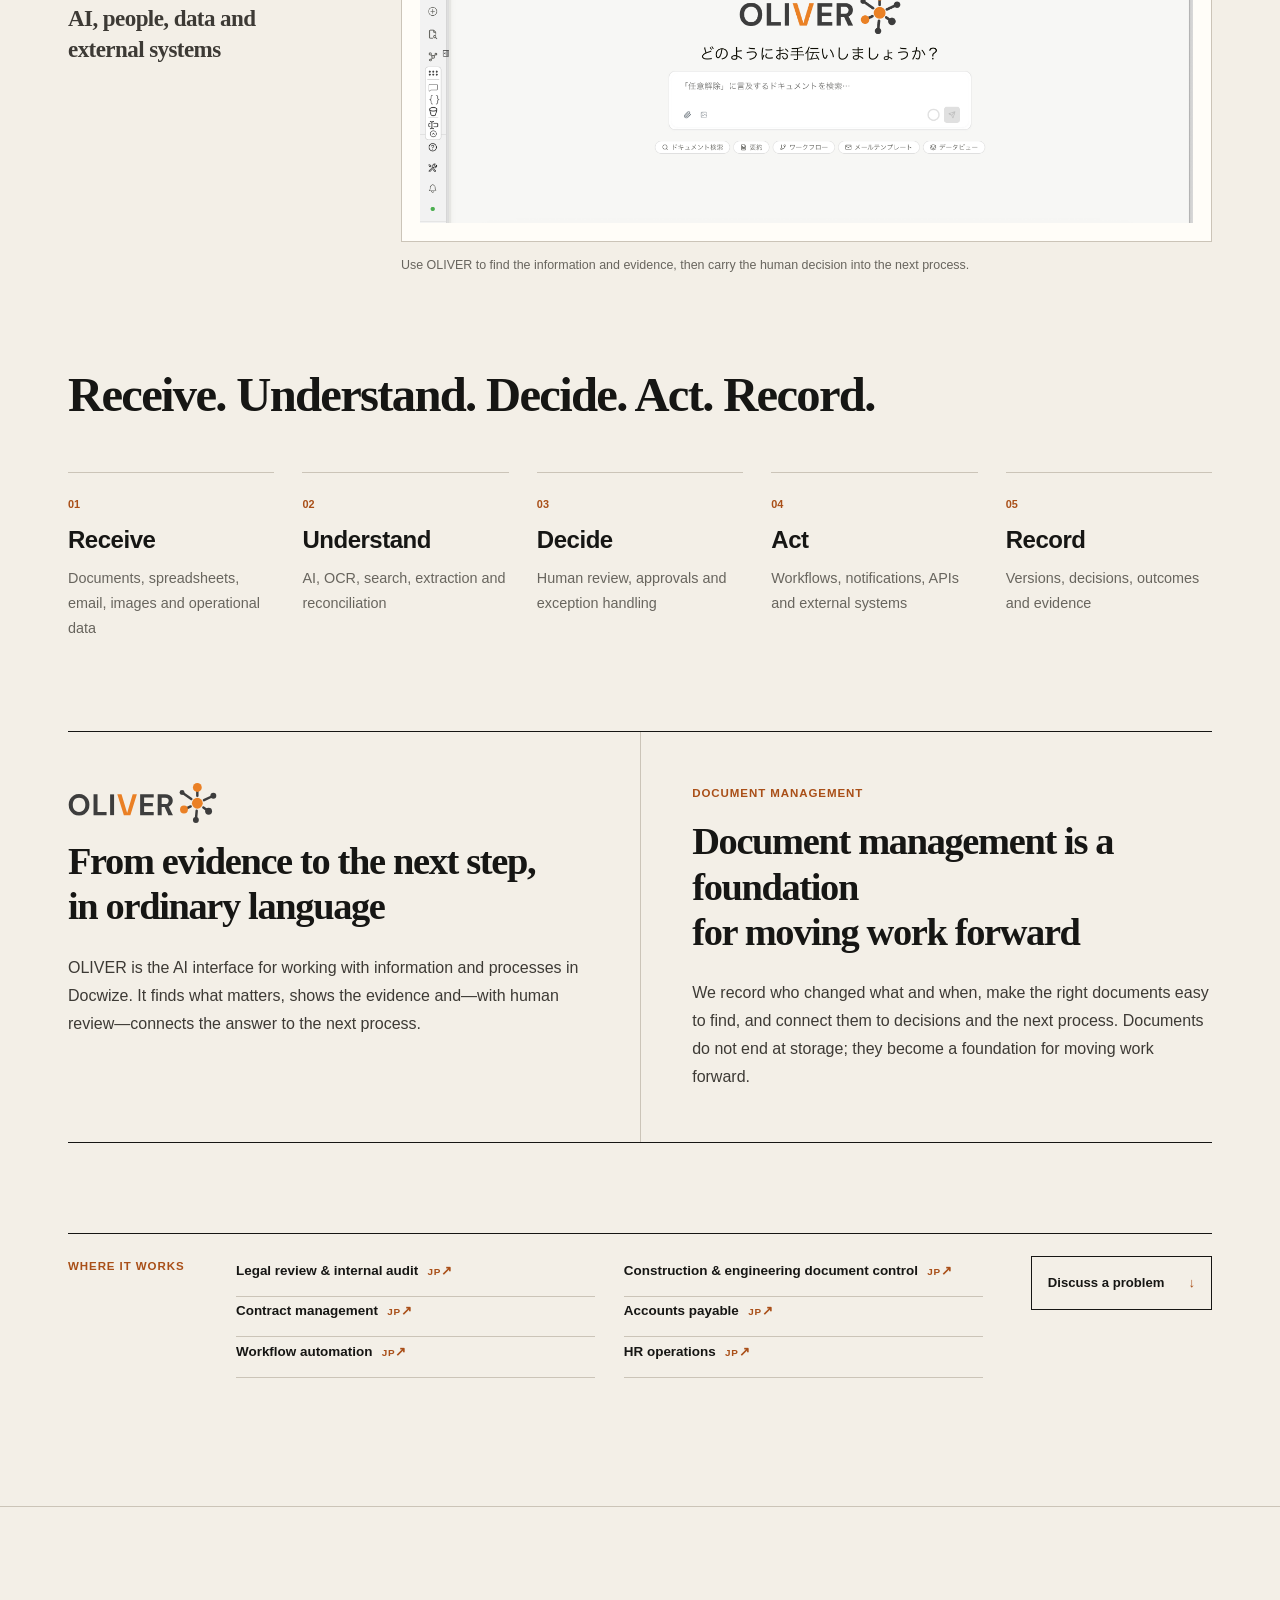
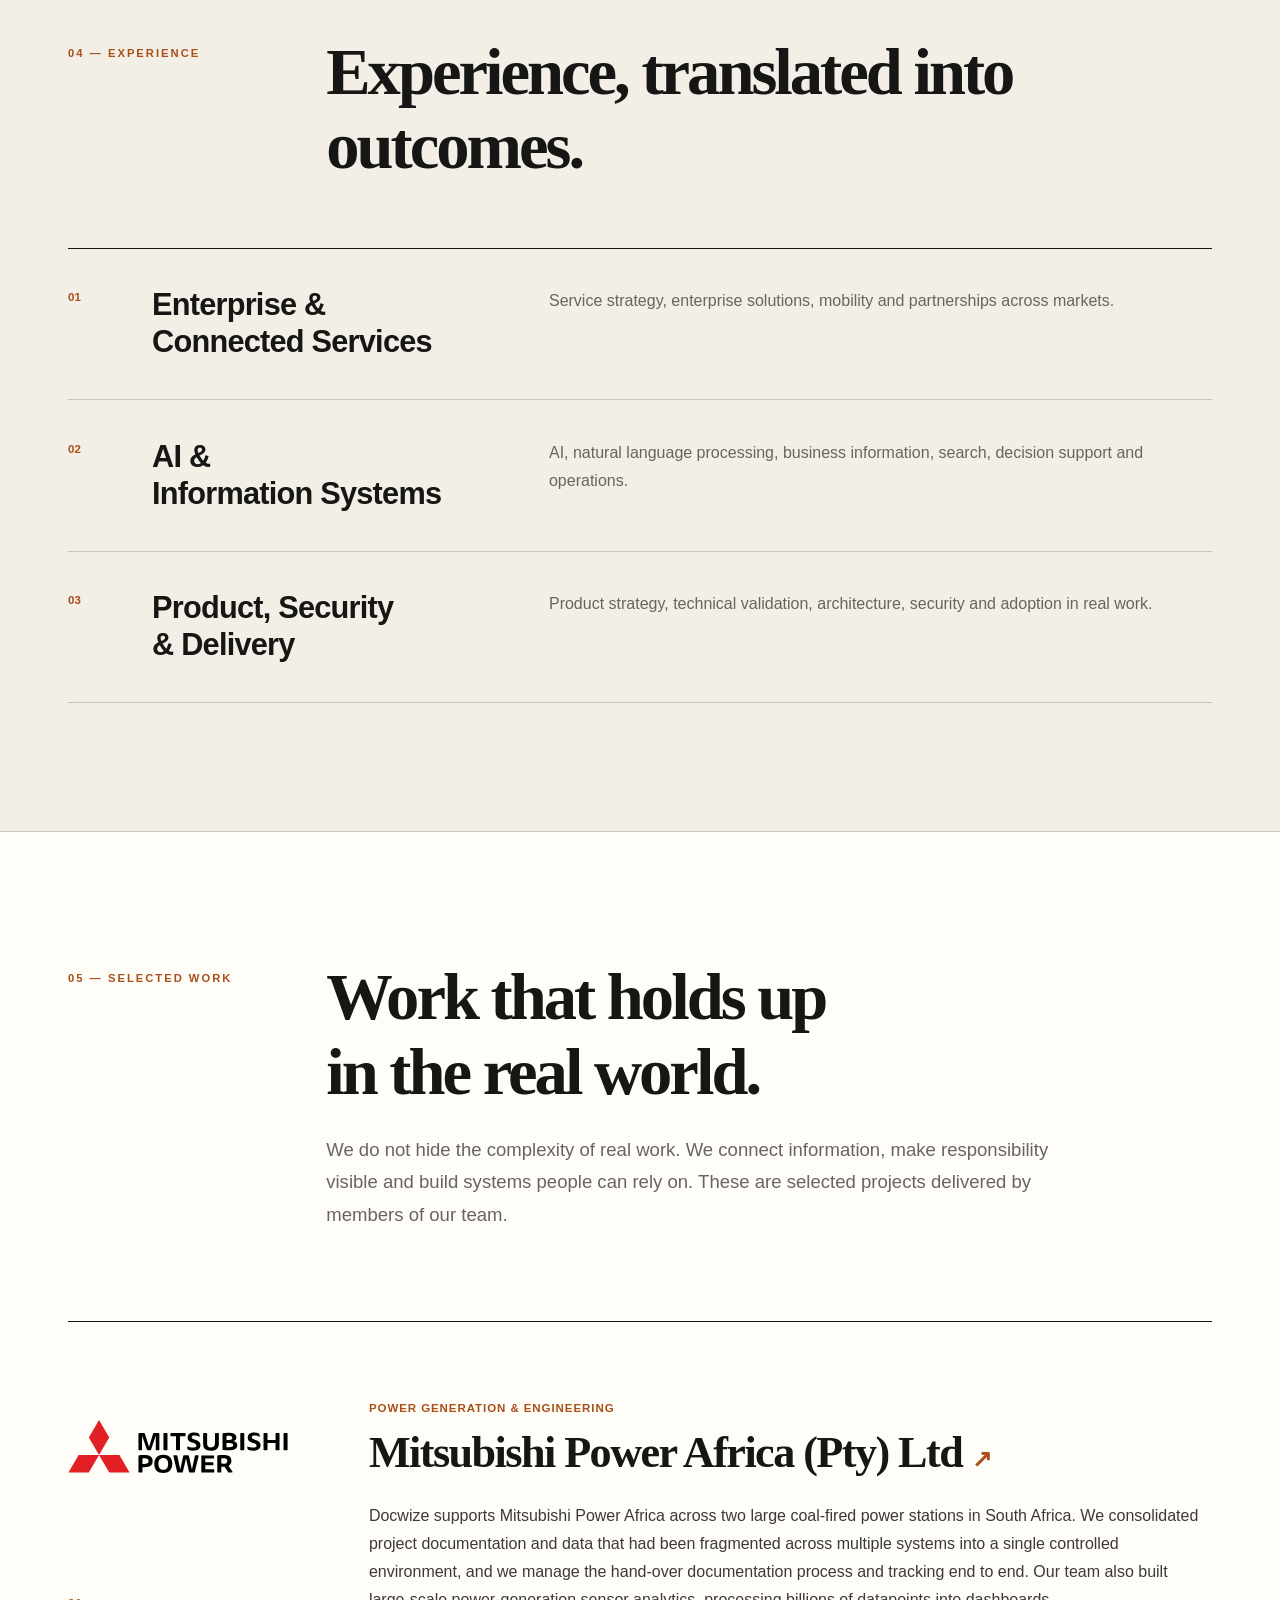
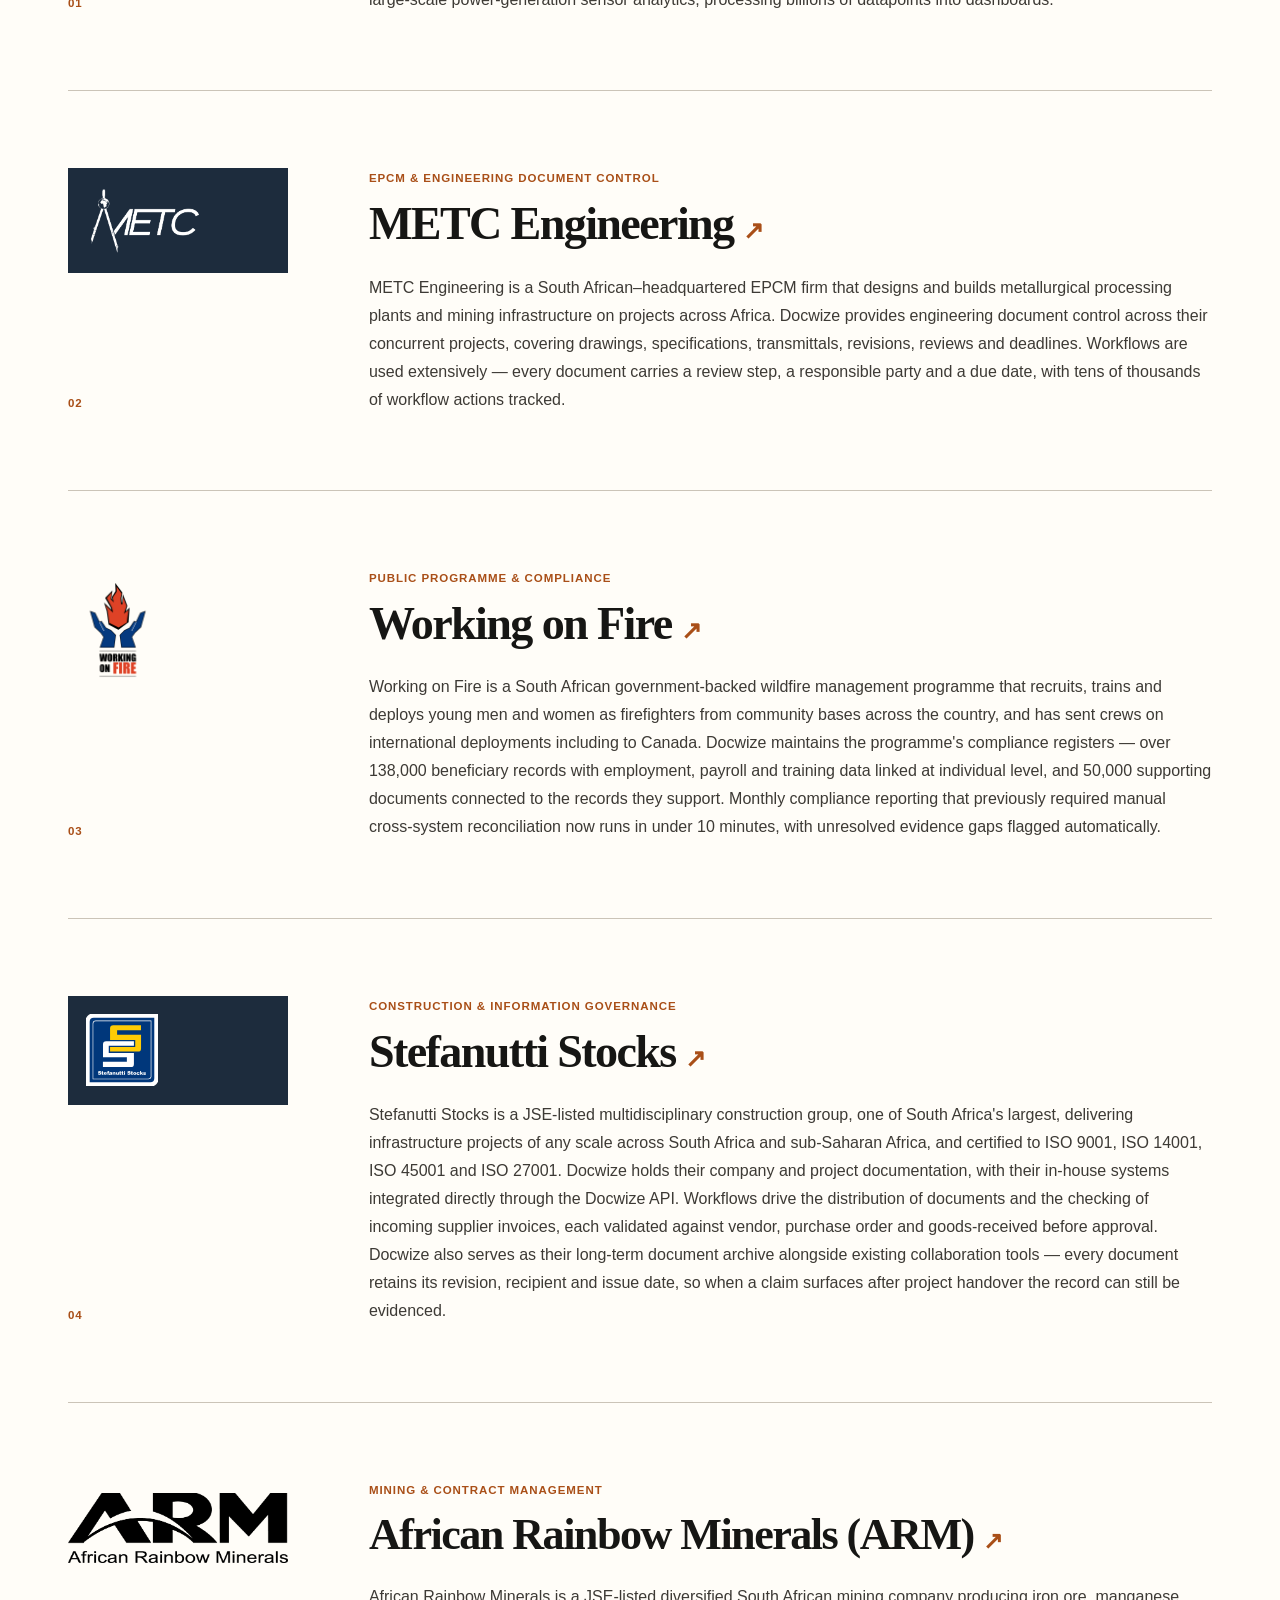
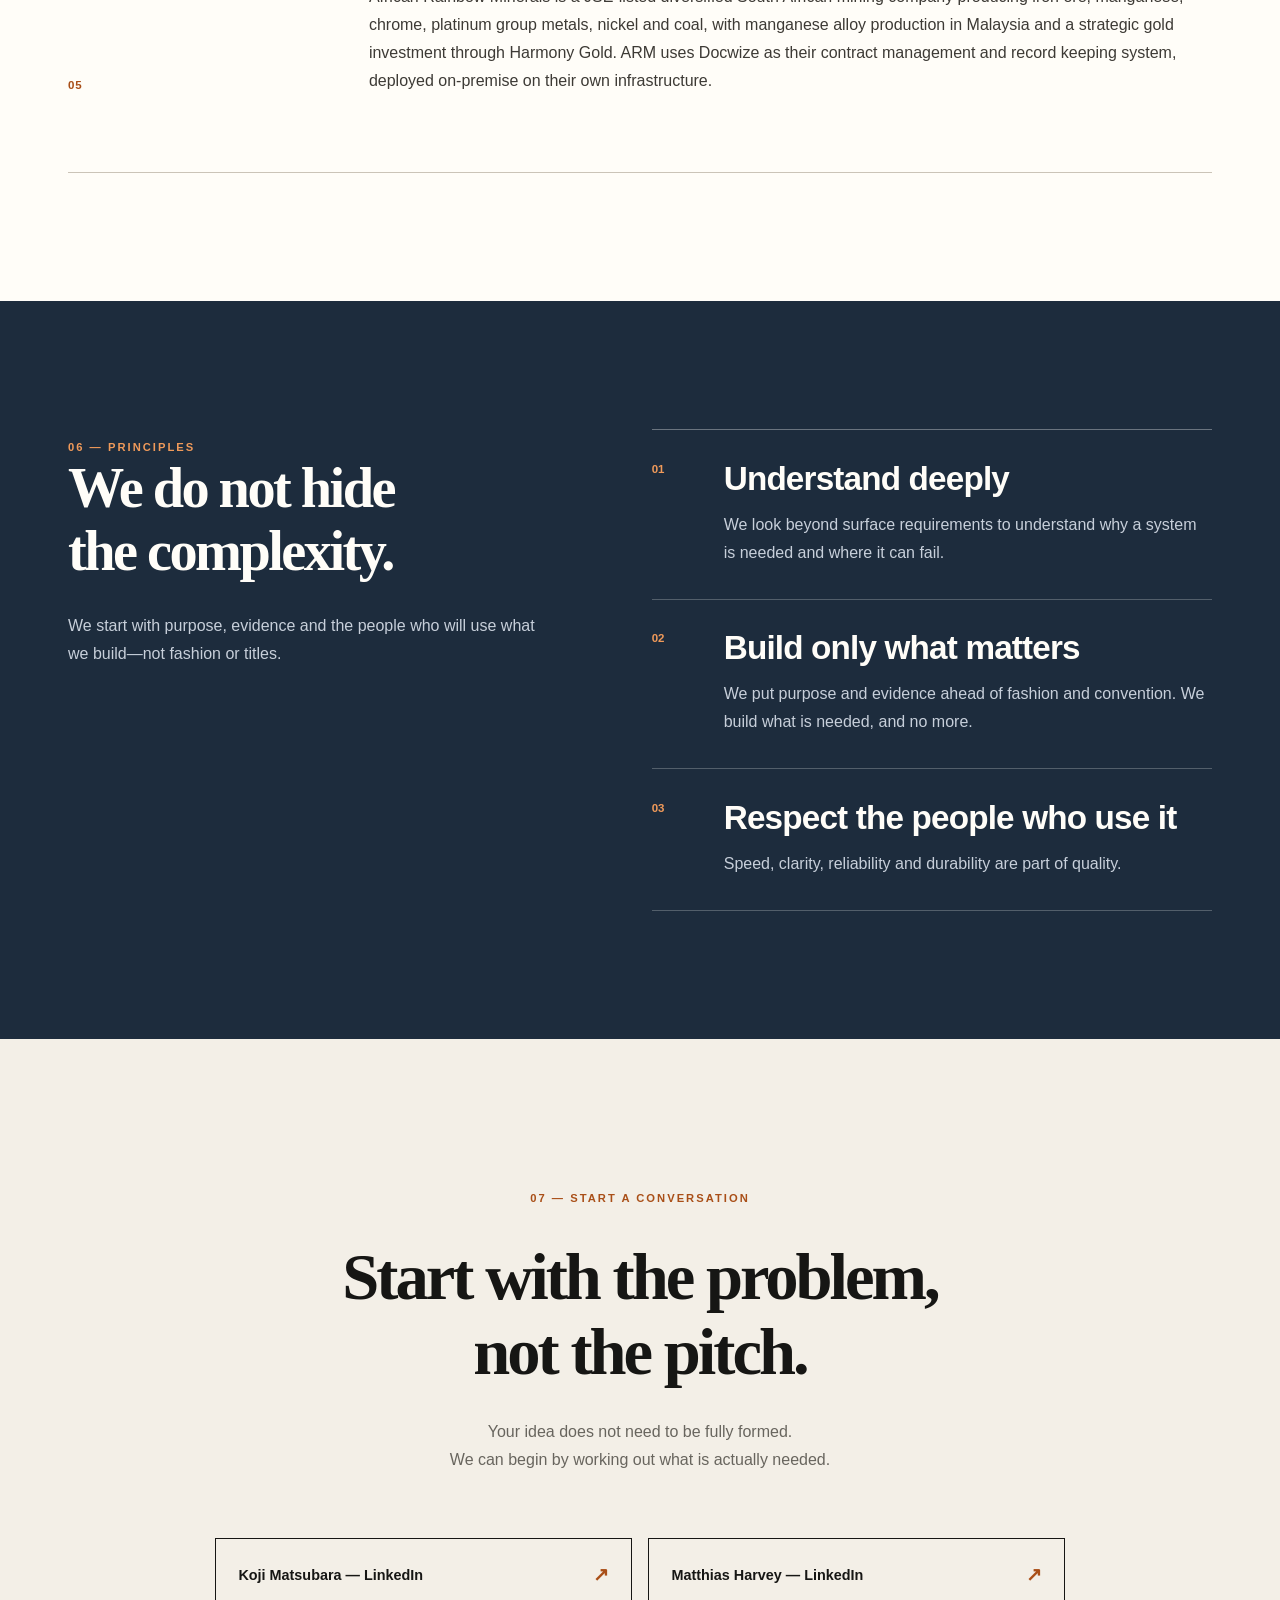
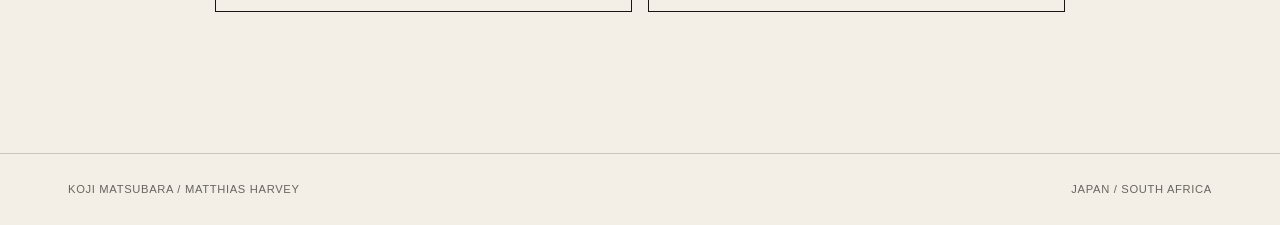
<file: en/index.html>
<!doctype html>
<html lang="en">
<head>
  <meta charset="utf-8">
  <meta name="viewport" content="width=device-width, initial-scale=1">
  <meta name="robots" content="index,follow">
  <meta name="description" content="A business automation platform connecting AI, people, data and external systems to carry work from incoming information through review, approval, action and record-keeping.">
  <title>Docwize — Business Automation Platform</title>
  <link rel="stylesheet" href="../styles.css?v=20260831-3">
  <link rel="alternate" hreflang="ja" href="../">
</head>
<body>
  <header class="site-header">
    <div class="wrap header-inner">
      <a class="name-lockup" href="#top" aria-label="Back to top">
        <span>Koji Matsubara</span><i aria-hidden="true"></i><span>Matthias Harvey</span>
      </a>
      <nav class="header-nav" aria-label="Page navigation">
        <a href="#leadership">People</a>
        <a href="#team">Team</a>
        <a href="#product">Docwize</a>
        <a href="#work">Work</a>
        <a href="#principles">Principles</a>
        <a href="#contact">Contact</a>
      </nav>
      <nav class="language-switch language-switch-en" aria-label="Language">
        <a href="../" lang="ja">日本語</a>
        <span aria-current="page">EN</span>
      </nav>
    </div>
  </header>

  <main id="top">
    <section class="hero" aria-labelledby="hero-title">
      <div class="wrap hero-copy">
        <p class="eyebrow">BUSINESS × TECHNOLOGY × REAL WORK</p>
        <h1 id="hero-title">Understand what matters.<br><em>Build what deserves to exist.</em></h1>
        <div class="hero-side">
          <div class="hero-flags" aria-label="Japan and South Africa">
            <p class="hero-flags-label">Japan / South Africa</p>
            <p class="hero-flags-title">Two perspectives. One team.</p>
            <div class="hero-flag-grid">
              <figure class="hero-flag">
                <img src="../assets/flag-japan.svg" alt="Flag of Japan" width="900" height="600">
                <figcaption><strong>Japan</strong><span>日本</span></figcaption>
              </figure>
              <figure class="hero-flag">
                <img src="../assets/flag-south-africa.svg" alt="Flag of South Africa" width="900" height="600">
                <figcaption><strong>South Africa</strong><span>南アフリカ</span></figcaption>
              </figure>
            </div>
          </div>
          <p class="hero-lead">We connect operations, technology and real work, untangle complex problems, and build systems people can keep using.</p>
        </div>
      </div>
      <div class="wrap hero-platform" id="platform-bridge" aria-labelledby="hero-platform-title">
        <figure class="hero-platform-mark"><img src="../assets/product-docwize-logo.png" alt="Docwize" width="1588" height="312"></figure>
        <div class="hero-platform-copy">
          <p class="hero-platform-label">DOCWIZE — BUSINESS AUTOMATION PLATFORM</p>
          <h2 id="hero-platform-title">Carry work through to completion.</h2>
          <p>Documents, spreadsheets, email, images and operational data can all start the work. Docwize connects AI, people, workflows and external systems so review, approval, the next action and the record remain one continuous flow.</p>
        </div>
        <a class="hero-platform-link" href="#product">See the platform <span aria-hidden="true">↓</span></a>
      </div>
      <div class="wrap portrait-pair" aria-label="Koji Matsubara and Matthias Harvey">
        <figure class="leader-portrait leader-koji">
          <div class="portrait-frame"><img src="../assets/koji-matsubara.jpg" alt="Koji Matsubara" width="724" height="1086"></div>
          <figcaption><strong>Koji Matsubara</strong><span>Co-Representative &amp; Representative Director</span></figcaption>
        </figure>
        <figure class="leader-portrait leader-matthias">
          <div class="portrait-frame"><img src="../assets/matthias-harvey.jpg" alt="Matthias Harvey" width="724" height="1086"></div>
          <figcaption><strong>Matthias Harvey</strong><span>Co-Representative &amp; Chief Technology Officer</span></figcaption>
        </figure>
      </div>
    </section>

    <section class="section" id="leadership" aria-labelledby="leadership-title">
      <div class="wrap">
        <div class="section-heading">
          <p class="section-label">01 — Working Together</p>
          <div>
            <h2 id="leadership-title">Vision and execution,<br>at the same table.</h2>
            <p>We keep business meaning and technical reality together, from the first conversation through delivery.</p>
          </div>
        </div>
        <div class="leadership-bios">
          <article class="leader-bio">
            <p class="role">Co-Representative &amp; Representative Director</p>
            <h3>Koji Matsubara</h3>
            <p>Koji worked in mobile service planning and enterprise solutions, and helped launch a global connected project for a major automaker. Drawing on experience in enterprise services and platform businesses, he founded the current organization in 2022.</p>
          </article>
          <article class="leader-bio">
            <p class="role">Co-Representative &amp; Chief Technology Officer</p>
            <h3>Matthias Harvey</h3>
            <p>Matthias completed a master’s degree in AI at Kyushu University. He specializes in product development using AI, natural language processing and LLMs, and leads work from product and technology strategy through development to turn AI technology into business value.</p>
          </article>
        </div>
      </div>
    </section>

    <section class="section team-section" id="team" aria-labelledby="team-title">
      <div class="wrap">
        <div class="section-heading">
          <p class="section-label">02 — One Team</p>
          <div>
            <h2 id="team-title">Different disciplines.<br>One answer.</h2>
            <p>Our roles differ; our standard does not. We work as one team across business, technology, product and operations.</p>
          </div>
        </div>
        <div class="team-grid">
          <article class="team-person">
            <figure><img src="../assets/eddie-harvey.jpg" alt="Eddie Harvey" width="1366" height="2048"></figure>
            <p class="role">Business Systems &amp; Operations</p>
            <h3>Eddie Harvey</h3>
            <p>Turns complex information and operational requirements into durable systems with clear accountability.</p>
          </article>
          <article class="team-person">
            <figure><img src="../assets/simon-harvey.png" alt="Simon Harvey" width="560" height="560"></figure>
            <p class="role">Architecture, Security &amp; Data</p>
            <h3>Simon Harvey</h3>
            <p>Designs robust architecture, data flows, integrations and security boundaries.</p>
          </article>
          <article class="team-person">
            <figure><img src="../assets/dian-venter.jpg" alt="Dian Venter" width="1280" height="1280"></figure>
            <p class="role">Product &amp; Experience</p>
            <h3>Dian Venter</h3>
            <p>Shapes product direction, user experience and the path from an idea to a working solution.</p>
          </article>
        </div>
      </div>
    </section>

    <section class="section product-section" id="product" aria-labelledby="product-title">
      <div class="wrap">
        <div class="section-heading product-heading">
          <p class="section-label">03 — What We Build</p>
          <div>
            <h2 id="product-title">Many inputs.<br>One working flow.</h2>
            <p>Docwize does not treat document management, AI, workflows, approvals and APIs as separate features. It receives information from many sources, understands what matters, brings people into the decision, triggers the next process, and keeps the evidence and outcome. One business automation platform carries the work through.</p>
          </div>
        </div>

        <div class="product-visual">
          <div class="product-platform-brand">
            <figure><img src="../assets/product-docwize-logo.png" alt="Docwize" width="1588" height="312"></figure>
            <p>One operational foundation connecting<br>AI, people, data and external systems</p>
          </div>
          <figure class="product-interface">
            <img src="../assets/product-oliver-interface.png" alt="The OLIVER interface for finding and reviewing information held in Docwize using ordinary language" width="2860" height="1338">
            <figcaption>Use OLIVER to find the information and evidence, then carry the human decision into the next process.</figcaption>
          </figure>
        </div>

        <div class="product-model">
          <h3>Receive. Understand. Decide. Act. Record.</h3>
          <div class="product-stages">
            <article><span>01</span><h4>Receive</h4><p>Documents, spreadsheets, email, images and operational data</p></article>
            <article><span>02</span><h4>Understand</h4><p>AI, OCR, search, extraction and reconciliation</p></article>
            <article><span>03</span><h4>Decide</h4><p>Human review, approvals and exception handling</p></article>
            <article><span>04</span><h4>Act</h4><p>Workflows, notifications, APIs and external systems</p></article>
            <article><span>05</span><h4>Record</h4><p>Versions, decisions, outcomes and evidence</p></article>
          </div>
        </div>

        <div class="product-notes">
          <article class="product-note product-note-oliver">
            <figure><img src="../assets/product-oliver-logo.svg" alt="OLIVER" width="150" height="40"></figure>
            <h3>From evidence to the next step,<br>in ordinary language</h3>
            <p>OLIVER is the AI interface for working with information and processes in Docwize. It finds what matters, shows the evidence and—with human review—connects the answer to the next process.</p>
          </article>
          <article class="product-note">
            <p class="role">DOCUMENT MANAGEMENT</p>
            <h3>Document management is a foundation<br>for moving work forward</h3>
            <p>We record who changed what and when, make the right documents easy to find, and connect them to decisions and the next process. Documents do not end at storage; they become a foundation for moving work forward.</p>
          </article>
        </div>

        <div class="product-links">
          <p class="role">Where it works</p>
          <div class="solution-links">
            <a href="https://organic-mobility.com/ediscovery-software" hreflang="ja" target="_blank" rel="noopener noreferrer">Legal review &amp; internal audit <small>JP</small><span aria-hidden="true">↗</span></a>
            <a href="https://organic-mobility.com/construction-document-management" hreflang="ja" target="_blank" rel="noopener noreferrer">Construction &amp; engineering document control <small>JP</small><span aria-hidden="true">↗</span></a>
            <a href="https://organic-mobility.com/contract-lifecycle-management" hreflang="ja" target="_blank" rel="noopener noreferrer">Contract management <small>JP</small><span aria-hidden="true">↗</span></a>
            <a href="https://organic-mobility.com/accounts-payable-automation" hreflang="ja" target="_blank" rel="noopener noreferrer">Accounts payable <small>JP</small><span aria-hidden="true">↗</span></a>
            <a href="https://organic-mobility.com/workflow-automation-platform" hreflang="ja" target="_blank" rel="noopener noreferrer">Workflow automation <small>JP</small><span aria-hidden="true">↗</span></a>
            <a href="https://organic-mobility.com/hr-workflow-automation" hreflang="ja" target="_blank" rel="noopener noreferrer">HR operations <small>JP</small><span aria-hidden="true">↗</span></a>
          </div>
          <a class="product-cta" href="#contact">Discuss a problem <span aria-hidden="true">↓</span></a>
        </div>
      </div>
    </section>

    <section class="section" id="experience" aria-labelledby="experience-title">
      <div class="wrap">
        <div class="section-heading compact-heading">
          <p class="section-label">04 — Experience</p>
          <div><h2 id="experience-title">Experience, translated into outcomes.</h2></div>
        </div>
        <div class="experience-list">
          <article><span>01</span><h3>Enterprise &amp;<br>Connected Services</h3><p>Service strategy, enterprise solutions, mobility and partnerships across markets.</p></article>
          <article><span>02</span><h3>AI &amp;<br>Information Systems</h3><p>AI, natural language processing, business information, search, decision support and operations.</p></article>
          <article><span>03</span><h3>Product, Security<br>&amp; Delivery</h3><p>Product strategy, technical validation, architecture, security and adoption in real work.</p></article>
        </div>
      </div>
    </section>

    <section class="section work-section" id="work" aria-labelledby="work-title">
      <div class="wrap">
        <div class="section-heading">
          <p class="section-label">05 — Selected Work</p>
          <div>
            <h2 id="work-title">Work that holds up<br>in the real world.</h2>
            <p>We do not hide the complexity of real work. We connect information, make responsibility visible and build systems people can rely on. These are selected projects delivered by members of our team.</p>
          </div>
        </div>
        <div class="client-stories">
          <article class="client-story">
            <div class="client-identity">
              <a class="client-logo-link" href="https://power.mhi.com/regions/afr/company" target="_blank" rel="noopener noreferrer" aria-label="Open the Mitsubishi Power Africa website">
                <img class="client-logo logo-mitsubishi" src="../assets/client-mitsubishi-power-africa.svg" alt="" width="334" height="82">
              </a>
              <span class="client-number">01</span>
            </div>
            <div class="client-copy">
              <p class="role">Power Generation &amp; Engineering</p>
              <h3 class="client-title-long"><a href="https://power.mhi.com/regions/afr/company" target="_blank" rel="noopener noreferrer">Mitsubishi Power Africa (Pty) Ltd <span aria-hidden="true">↗</span></a></h3>
              <p>Docwize supports Mitsubishi Power Africa across two large coal-fired power stations in South Africa. We consolidated project documentation and data that had been fragmented across multiple systems into a single controlled environment, and we manage the hand-over documentation process and tracking end to end. Our team also built large-scale power-generation sensor analytics, processing billions of datapoints into dashboards.</p>
            </div>
          </article>

          <article class="client-story">
            <div class="client-identity">
              <a class="client-logo-link client-logo-dark" href="https://metcengineering.com/" target="_blank" rel="noopener noreferrer" aria-label="Open the METC Engineering website">
                <img class="client-logo logo-metc" src="../assets/client-metc-engineering.png" alt="" width="379" height="219">
              </a>
              <span class="client-number">02</span>
            </div>
            <div class="client-copy">
              <p class="role">EPCM &amp; Engineering Document Control</p>
              <h3><a href="https://metcengineering.com/" target="_blank" rel="noopener noreferrer">METC Engineering <span aria-hidden="true">↗</span></a></h3>
              <p>METC Engineering is a South African–headquartered EPCM firm that designs and builds metallurgical processing plants and mining infrastructure on projects across Africa. Docwize provides engineering document control across their concurrent projects, covering drawings, specifications, transmittals, revisions, reviews and deadlines. Workflows are used extensively — every document carries a review step, a responsible party and a due date, with tens of thousands of workflow actions tracked.</p>
            </div>
          </article>

          <article class="client-story">
            <div class="client-identity">
              <a class="client-logo-link" href="https://workingonfire.org/" target="_blank" rel="noopener noreferrer" aria-label="Open the Working on Fire website">
                <img class="client-logo logo-wof" src="../assets/client-working-on-fire.png" alt="" width="800" height="800">
              </a>
              <span class="client-number">03</span>
            </div>
            <div class="client-copy">
              <p class="role">Public Programme &amp; Compliance</p>
              <h3><a href="https://workingonfire.org/" target="_blank" rel="noopener noreferrer">Working on Fire <span aria-hidden="true">↗</span></a></h3>
              <p>Working on Fire is a South African government-backed wildfire management programme that recruits, trains and deploys young men and women as firefighters from community bases across the country, and has sent crews on international deployments including to Canada. Docwize maintains the programme's compliance registers — over 138,000 beneficiary records with employment, payroll and training data linked at individual level, and 50,000 supporting documents connected to the records they support. Monthly compliance reporting that previously required manual cross-system reconciliation now runs in under 10 minutes, with unresolved evidence gaps flagged automatically.</p>
            </div>
          </article>

          <article class="client-story">
            <div class="client-identity">
              <a class="client-logo-link client-logo-dark" href="https://stefanuttistocks.com/" target="_blank" rel="noopener noreferrer" aria-label="Open the Stefanutti Stocks website">
                <img class="client-logo logo-stefanutti" src="../assets/client-stefanutti-stocks.svg" alt="" width="79" height="79">
              </a>
              <span class="client-number">04</span>
            </div>
            <div class="client-copy">
              <p class="role">Construction &amp; Information Governance</p>
              <h3><a href="https://stefanuttistocks.com/" target="_blank" rel="noopener noreferrer">Stefanutti Stocks <span aria-hidden="true">↗</span></a></h3>
              <p>Stefanutti Stocks is a JSE-listed multidisciplinary construction group, one of South Africa's largest, delivering infrastructure projects of any scale across South Africa and sub-Saharan Africa, and certified to ISO 9001, ISO 14001, ISO 45001 and ISO 27001. Docwize holds their company and project documentation, with their in-house systems integrated directly through the Docwize API. Workflows drive the distribution of documents and the checking of incoming supplier invoices, each validated against vendor, purchase order and goods-received before approval. Docwize also serves as their long-term document archive alongside existing collaboration tools — every document retains its revision, recipient and issue date, so when a claim surfaces after project handover the record can still be evidenced.</p>
            </div>
          </article>

          <article class="client-story">
            <div class="client-identity">
              <a class="client-logo-link" href="https://arm.co.za/" target="_blank" rel="noopener noreferrer" aria-label="Open the African Rainbow Minerals website">
                <img class="client-logo logo-arm" src="../assets/client-african-rainbow-minerals.png" alt="" width="694" height="219">
              </a>
              <span class="client-number">05</span>
            </div>
            <div class="client-copy">
              <p class="role">Mining &amp; Contract Management</p>
              <h3 class="client-title-long"><a href="https://arm.co.za/" target="_blank" rel="noopener noreferrer">African Rainbow Minerals (ARM) <span aria-hidden="true">↗</span></a></h3>
              <p>African Rainbow Minerals is a JSE-listed diversified South African mining company producing iron ore, manganese, chrome, platinum group metals, nickel and coal, with manganese alloy production in Malaysia and a strategic gold investment through Harmony Gold. ARM uses Docwize as their contract management and record keeping system, deployed on-premise on their own infrastructure.</p>
            </div>
          </article>
        </div>
      </div>
    </section>

    <section class="principles" id="principles" aria-labelledby="principles-title">
      <div class="wrap principles-inner">
        <div class="principles-intro">
          <p class="section-label">06 — Principles</p>
          <h2 id="principles-title">We do not hide<br><span class="no-break">the complexity.</span></h2>
          <p>We start with purpose, evidence and the people who will use what we build—not fashion or titles.</p>
        </div>
        <div class="principle-list">
          <article><span>01</span><div><h3>Understand deeply</h3><p>We look beyond surface requirements to understand why a system is needed and where it can fail.</p></div></article>
          <article><span>02</span><div><h3>Build only what matters</h3><p>We put purpose and evidence ahead of fashion and convention. We build what is needed, and no more.</p></div></article>
          <article><span>03</span><div><h3>Respect the people who use it</h3><p>Speed, clarity, reliability and durability are part of quality.</p></div></article>
        </div>
      </div>
    </section>

    <section class="contact" id="contact" aria-labelledby="contact-title">
      <div class="wrap contact-inner">
        <p class="section-label">07 — Start a Conversation</p>
        <h2 id="contact-title">Start with the problem,<br>not the pitch.</h2>
        <p>Your idea does not need to be fully formed.<br>We can begin by working out what is actually needed.</p>
        <div class="contact-links">
          <a href="https://jp.linkedin.com/in/matsubarakoji" target="_blank" rel="noopener noreferrer" aria-label="Open Koji Matsubara's LinkedIn profile"><span>Koji Matsubara — LinkedIn</span><b aria-hidden="true">↗</b></a>
          <a href="https://www.linkedin.com/in/matthiasharvey" target="_blank" rel="noopener noreferrer" aria-label="Open Matthias Harvey's LinkedIn profile"><span>Matthias Harvey — LinkedIn</span><b aria-hidden="true">↗</b></a>
        </div>
      </div>
    </section>
  </main>

  <footer class="site-footer">
    <div class="wrap footer-inner"><span>Koji Matsubara / Matthias Harvey</span><span>Japan / South Africa</span></div>
  </footer>
</body>
</html>
</file>
<file: styles.css>
:root {
  --paper: #f3efe7;
  --paper-deep: #e8e1d6;
  --ink: #161614;
  --muted: #68655e;
  --navy: #1d2c3d;
  --orange: #a94f18;
  --orange-on-dark: #f09a5a;
  --line: #cbc4b8;
  --white: #fffdf8;
  --max: 1240px;
}

* { box-sizing: border-box; }

html { scroll-behavior: smooth; }

body {
  background: var(--paper);
  color: var(--ink);
  font-family: -apple-system, BlinkMacSystemFont, "Segoe UI", "Noto Sans JP", "Hiragino Kaku Gothic ProN", "Yu Gothic", sans-serif;
  font-size: 16px;
  line-height: 1.75;
  margin: 0;
  text-rendering: optimizeLegibility;
  -webkit-font-smoothing: antialiased;
}

img { display: block; max-width: 100%; }
a { color: inherit; }
a:focus-visible { box-shadow: 0 0 0 6px var(--navy); outline: 3px solid var(--white); outline-offset: 2px; }
h1, h2, h3, .eyebrow, .section-label, .role, .name-lockup, .language-switch { overflow-wrap: anywhere; }

.wrap {
  margin: 0 auto;
  max-width: var(--max);
  padding-left: clamp(1.25rem, 4vw, 3rem);
  padding-right: clamp(1.25rem, 4vw, 3rem);
}

.site-header { border-bottom: 1px solid var(--line); }

.header-inner {
  align-items: center;
  display: grid;
  gap: clamp(.5rem, 2vw, 1.5rem);
  grid-template-columns: 1fr auto auto;
  min-height: 78px;
}

.header-inner > *,
.hero-copy > *,
.hero-side > *,
.section-heading > *,
.experience-list article > *,
.principles-inner > * { min-width: 0; }

.name-lockup {
  align-items: center;
  display: flex;
  font-size: .82rem;
  font-weight: 750;
  gap: .75rem;
  letter-spacing: .02em;
  text-decoration: none;
}

.name-lockup i { background: var(--orange); height: 1px; width: 28px; }

.header-nav { display: flex; font-size: .72rem; font-weight: 700; gap: 1.25rem; letter-spacing: .08em; text-transform: uppercase; }
.header-nav a { text-decoration: none; }

.language-switch { border: 1px solid var(--line); display: flex; font-size: .7rem; font-weight: 800; line-height: 1; }
.language-switch a, .language-switch span { padding: .65rem .7rem; text-decoration: none; }
.language-switch span { background: var(--ink); color: var(--white); }

.hero { padding: clamp(4.5rem, 10vw, 9rem) 0 clamp(5rem, 9vw, 8rem); }

.hero-copy {
  display: grid;
  gap: clamp(1.2rem, 2.5vw, 2.2rem);
  grid-template-columns: minmax(0, 1.35fr) minmax(280px, .65fr);
  margin-bottom: clamp(3rem, 7vw, 6rem);
}

.eyebrow {
  color: var(--orange);
  font-size: .7rem;
  font-weight: 800;
  grid-column: 1 / -1;
  letter-spacing: .2em;
  margin: 0;
}

.hero h1 {
  font-family: "Yu Mincho", "Hiragino Mincho ProN", Georgia, serif;
  font-size: clamp(3rem, 7vw, 6.7rem);
  font-weight: 600;
  letter-spacing: -.055em;
  line-height: 1.05;
  margin: 0;
}

.hero h1 em { color: var(--navy); font-style: normal; }

.hero-side {
  display: flex;
  flex-direction: column;
  gap: clamp(2rem, 4vw, 3.5rem);
  justify-content: space-between;
}

.hero-flags { padding-top: clamp(1.25rem, 4vw, 3.5rem); }
.hero-flags-label { color: var(--orange); font-size: .62rem; font-weight: 800; letter-spacing: .16em; margin: 0 0 .45rem; text-transform: uppercase; }
.hero-flags-title { font-family: "Yu Mincho", "Hiragino Mincho ProN", Georgia, serif; font-size: clamp(1rem, 1.5vw, 1.35rem); font-weight: 600; letter-spacing: -.02em; line-height: 1.3; margin: 0 0 .9rem; }
.hero-flag-grid { display: grid; gap: clamp(.65rem, 1.4vw, 1rem); grid-template-columns: repeat(2, minmax(0, 1fr)); }
.hero-flag { margin: 0; }
.hero-flag img { aspect-ratio: 3 / 2; border: 1px solid rgba(22, 22, 20, .14); height: auto; object-fit: cover; width: 100%; }
.hero-flag figcaption { align-items: baseline; border-bottom: 1px solid var(--line); display: flex; gap: .5rem; justify-content: space-between; padding: .5rem 0 .6rem; }
.hero-flag strong { font-size: .75rem; }
.hero-flag span { color: var(--muted); font-size: .58rem; letter-spacing: .06em; text-transform: uppercase; }

.hero-lead {
  border-top: 1px solid var(--ink);
  color: #3d3a35;
  font-size: clamp(1rem, 1.6vw, 1.2rem);
  margin: 0;
  padding-top: 1.2rem;
}

.hero-platform {
  align-items: start;
  border-bottom: 1px solid var(--ink);
  border-top: 1px solid var(--ink);
  display: grid;
  gap: clamp(1.5rem, 4vw, 4rem);
  grid-template-columns: minmax(160px, .42fr) minmax(0, 1.25fr) max-content;
  margin-bottom: clamp(3rem, 7vw, 6rem);
  padding-bottom: clamp(1.8rem, 4vw, 3rem);
  padding-top: clamp(1.8rem, 4vw, 3rem);
}

.hero-platform-mark { margin: .35rem 0 0; width: min(100%, 210px); }
.hero-platform-mark img { height: auto; width: 100%; }
.hero-platform-label { color: var(--orange); font-size: .66rem; font-weight: 800; letter-spacing: .14em; margin: 0; text-transform: uppercase; }
.hero-platform-copy h2 {
  font-family: "Yu Mincho", "Hiragino Mincho ProN", Georgia, serif;
  font-size: clamp(2rem, 4vw, 3.8rem);
  font-weight: 600;
  letter-spacing: -.04em;
  line-height: 1.12;
  margin: .7rem 0 0;
}
html[lang="ja"] .hero-platform-copy h2 { font-size: clamp(2rem, 3vw, 3.35rem); }
.hero-platform-copy > p:last-child { color: #3d3a35; margin: 1.2rem 0 0; max-width: 48rem; }
.hero-platform-link { align-items: center; border: 1px solid var(--ink); display: flex; font-size: .78rem; font-weight: 800; gap: 1.5rem; justify-content: space-between; margin-top: .35rem; padding: .9rem 1rem; text-decoration: none; }
.hero-platform-link:hover { background: var(--ink); color: var(--white); }
.hero-platform-link span { color: var(--orange); }

.portrait-pair { display: grid; gap: clamp(1rem, 2.5vw, 2rem); grid-template-columns: repeat(2, minmax(0, 1fr)); max-width: 960px; }
.leader-portrait { margin: 0; }
.portrait-frame { aspect-ratio: 4 / 5; overflow: hidden; }
.leader-portrait img { height: 100%; object-fit: cover; object-position: center top; width: 100%; }
.leader-portrait figcaption { align-items: start; border-bottom: 1px solid var(--line); display: grid; gap: 1rem; grid-template-columns: max-content minmax(0, 1fr); min-height: 7.5rem; padding: 1rem 0 1.2rem; }
.leader-portrait strong { font-size: clamp(1.2rem, 2vw, 1.8rem); white-space: nowrap; }
.leader-portrait figcaption > span { color: var(--muted); font-size: .82rem; text-align: right; }
.caption-name { display: flex; flex-direction: column; gap: .12rem; }
.caption-name-plain::before { content: ""; display: block; height: .576em; }
.leader-portrait .caption-latin { color: inherit; font: inherit; text-align: left; }
.name-block { display: flex; flex-direction: column; gap: .12rem; }
.name-reading { color: var(--orange); font-family: -apple-system, BlinkMacSystemFont, "Segoe UI", "Noto Sans JP", "Hiragino Kaku Gothic ProN", "Yu Gothic", sans-serif; font-size: .48em; font-weight: 800; letter-spacing: .08em; line-height: 1.2; }

.section {
  border-top: 1px solid var(--line);
  padding: clamp(5rem, 10vw, 9rem) 0;
}

.section-heading {
  display: grid;
  gap: clamp(2rem, 6vw, 7rem);
  grid-template-columns: minmax(160px, .34fr) minmax(0, 1.66fr);
  margin-bottom: clamp(3rem, 7vw, 6rem);
}

.section-label {
  color: var(--orange);
  font-size: .7rem;
  font-weight: 800;
  letter-spacing: .18em;
  margin: .55rem 0 0;
  text-transform: uppercase;
}

.section-heading h2,
.principles h2,
.contact h2 {
  font-family: "Yu Mincho", "Hiragino Mincho ProN", Georgia, serif;
  font-size: clamp(2.5rem, 5.2vw, 5rem);
  font-weight: 600;
  letter-spacing: -.045em;
  line-height: 1.12;
  margin: 0;
}

.section-heading > div > p {
  color: var(--muted);
  font-size: clamp(1rem, 1.5vw, 1.16rem);
  margin: 1.5rem 0 0;
  max-width: 48rem;
}

.leadership-bios {
  display: grid;
  gap: clamp(2rem, 5vw, 5rem);
  grid-template-columns: repeat(2, minmax(0, 1fr));
  margin-left: calc((100% - clamp(160px, 20%, 250px)) * .18);
}

.leader-bio {
  border-top: 1px solid var(--ink);
  padding-top: 1.2rem;
}

.role {
  color: var(--orange);
  font-size: .72rem;
  font-weight: 800;
  letter-spacing: .08em;
  margin: 0;
  text-transform: uppercase;
}

.leader-bio h3,
.team-person h3,
.experience-list h3,
.principle-list h3 {
  letter-spacing: -.025em;
  line-height: 1.2;
  margin: .45rem 0 0;
}

.leader-bio h3 { font-size: clamp(1.7rem, 3vw, 2.6rem); }
.leader-bio > p:last-child { color: #3d3a35; margin: 1.5rem 0 0; max-width: 35rem; }

.team-section { background: var(--white); }

.team-grid {
  display: grid;
  gap: clamp(1.4rem, 3vw, 2.6rem);
  grid-template-columns: repeat(3, minmax(0, 1fr));
}

.team-person { border-bottom: 1px solid var(--line); padding-bottom: 2rem; }
.team-person figure { aspect-ratio: 4 / 5; background: var(--paper-deep); margin: 0 0 1.5rem; overflow: hidden; }
.team-person img { height: 100%; object-fit: cover; object-position: center top; width: 100%; }
.team-person h3 { font-size: clamp(1.45rem, 2.3vw, 2rem); }
.team-person > p:last-child { color: var(--muted); margin: 1rem 0 0; }

.product-section { background: var(--paper); }
.product-heading { margin-bottom: clamp(3rem, 7vw, 6rem); }

.product-visual {
  align-items: start;
  border-top: 1px solid var(--ink);
  display: grid;
  gap: clamp(2rem, 6vw, 6rem);
  grid-template-columns: minmax(250px, .48fr) minmax(0, 1.52fr);
  padding-top: clamp(2rem, 4vw, 3rem);
}

.product-platform-brand { align-content: start; display: grid; gap: 1.8rem; padding-top: .4rem; }
.product-platform-brand figure { margin: 0; width: min(100%, 235px); }
.product-platform-brand img { height: auto; width: 100%; }
.product-platform-brand p { border-top: 1px solid var(--line); color: #3d3a35; font-family: "Yu Mincho", "Hiragino Mincho ProN", Georgia, serif; font-size: clamp(1.15rem, 1.8vw, 1.5rem); font-weight: 600; letter-spacing: -.025em; line-height: 1.35; margin: 0; padding-top: 1rem; }
.product-brand-line,
.copy-line { display: block; }
.product-brand-line { white-space: nowrap; }

.product-interface { margin: 0; min-width: 0; }
.product-interface img { background: var(--white); border: 1px solid var(--line); height: auto; padding: clamp(.65rem, 1.5vw, 1.1rem); width: 100%; }
.product-interface figcaption { color: var(--muted); font-size: .78rem; margin-top: .85rem; }

.product-notes {
  border-bottom: 1px solid var(--ink);
  border-top: 1px solid var(--ink);
  display: grid;
  grid-template-columns: repeat(2, minmax(0, 1fr));
  margin-top: clamp(3.5rem, 7vw, 6rem);
}

.product-note { padding: clamp(2rem, 4vw, 3.5rem) clamp(1.5rem, 4vw, 4rem) clamp(2rem, 4vw, 3.5rem) 0; }
.product-note + .product-note { border-left: 1px solid var(--line); padding-left: clamp(1.5rem, 4vw, 4rem); padding-right: 0; }
.product-note figure { height: 40px; margin: 0; width: 150px; }
.product-note figure img { height: 100%; object-fit: contain; object-position: left center; width: auto; }
.product-note h3,
.product-model > h3 {
  font-family: "Yu Mincho", "Hiragino Mincho ProN", Georgia, serif;
  font-weight: 600;
  letter-spacing: -.035em;
  line-height: 1.18;
}
.product-note h3 { font-size: clamp(1.6rem, 3vw, 2.7rem); margin: 1rem 0 0; }
.product-note > p:last-child { color: #3d3a35; margin: 1.5rem 0 0; max-width: 34rem; }

.product-model { margin-top: clamp(3.5rem, 7vw, 6rem); }
.product-model > h3 { font-size: clamp(1.8rem, 3.8vw, 3.2rem); margin: 0; }
.product-stages { display: grid; gap: clamp(1rem, 2.2vw, 2rem); grid-template-columns: repeat(5, minmax(0, 1fr)); margin-top: clamp(2rem, 4vw, 3rem); }
.product-stages article { border-top: 1px solid var(--line); padding-top: 1rem; }
.product-stages span { color: var(--orange); font-size: .68rem; font-weight: 800; }
.product-stages h4 { font-size: clamp(1.15rem, 2vw, 1.5rem); letter-spacing: -.02em; line-height: 1.2; margin: .55rem 0 0; }
.product-stages p { color: var(--muted); font-size: .9rem; margin: .7rem 0 0; }

.product-links {
  align-items: start;
  border-top: 1px solid var(--ink);
  display: grid;
  gap: clamp(1.5rem, 4vw, 3rem);
  grid-template-columns: 120px minmax(0, 1fr) max-content;
  margin-top: clamp(3.5rem, 7vw, 6rem);
  padding-top: 1.4rem;
}

.solution-links { display: grid; gap: 0 1.8rem; grid-template-columns: repeat(2, minmax(0, 1fr)); }
.solution-links a { border-bottom: 1px solid var(--line); font-size: .84rem; font-weight: 700; overflow-wrap: anywhere; padding: .15rem 0 .85rem; text-decoration: none; }
.solution-links a:hover { color: var(--orange); }
.solution-links small { color: var(--orange); font-size: .62rem; font-weight: 800; letter-spacing: .08em; margin-left: .35rem; }
.solution-links span { color: var(--orange); }
.product-cta { align-items: center; border: 1px solid var(--ink); display: flex; font-size: .82rem; font-weight: 800; gap: 1.5rem; justify-content: space-between; padding: .9rem 1rem; text-decoration: none; }
.product-cta:hover { background: var(--ink); color: var(--white); }
.product-cta span { color: var(--orange); }

.compact-heading { margin-bottom: clamp(2.5rem, 5vw, 4.5rem); }

@media (min-width: 921px) {
  .desktop-line { display: block; }
  .jp-platform-title,
  .experience-title-jp .no-break { white-space: nowrap; }
}

.experience-list { border-top: 1px solid var(--ink); }
.experience-list article {
  align-items: start;
  border-bottom: 1px solid var(--line);
  display: grid;
  gap: 1.5rem;
  grid-template-columns: 60px minmax(230px, .72fr) minmax(280px, 1.28fr);
  padding: clamp(1.6rem, 3vw, 2.5rem) 0;
}
.experience-list span { color: var(--orange); font-size: .72rem; font-weight: 800; }
.experience-list h3 { font-size: clamp(1.35rem, 2.4vw, 2rem); margin: 0; }
.experience-list p { color: var(--muted); margin: 0; max-width: 38rem; }

.work-section { background: var(--white); }

.client-stories { border-top: 1px solid var(--ink); }

.client-story {
  border-bottom: 1px solid var(--line);
  display: grid;
  gap: clamp(2rem, 6vw, 6rem);
  grid-template-columns: minmax(180px, .42fr) minmax(0, 1.58fr);
  padding: clamp(2.8rem, 6vw, 5rem) 0;
}

.client-story > * { min-width: 0; }

.client-identity {
  align-content: space-between;
  display: grid;
  gap: 2rem;
}

.client-logo-link {
  align-items: center;
  display: flex;
  min-height: 96px;
  padding: .75rem 0;
  text-decoration: none;
  width: min(100%, 220px);
}

.client-logo-link.client-logo-dark {
  background: var(--navy);
  padding: 1.15rem;
}

.client-logo {
  height: auto;
  max-height: 82px;
  object-fit: contain;
  object-position: left center;
  width: auto;
}

.logo-mitsubishi,
.logo-arm { max-width: 220px; }
.logo-metc { max-height: 68px; max-width: 180px; }
.logo-wof { max-height: 98px; }
.logo-stefanutti { max-height: 72px; }

.client-number {
  color: var(--orange);
  font-size: .72rem;
  font-weight: 800;
  letter-spacing: .08em;
}

.client-copy h3 {
  font-family: "Yu Mincho", "Hiragino Mincho ProN", Georgia, serif;
  font-size: clamp(1.8rem, 3.6vw, 3.2rem);
  font-weight: 600;
  letter-spacing: -.035em;
  line-height: 1.12;
  margin: .6rem 0 0;
}

.client-copy h3.client-title-long { font-size: clamp(1.65rem, 3.45vw, 3.1rem); }

@media (min-width: 701px) {
  .client-title-long a { white-space: nowrap; }
}

.client-copy h3 a { text-decoration: none; }
.client-copy h3 a:hover { color: var(--orange); }
.client-copy h3 span { color: var(--orange); font-family: inherit; font-size: .55em; }
.client-copy > p:last-child { color: #3d3a35; margin: 1.5rem 0 0; max-width: 58rem; }

.principles {
  background: var(--navy);
  color: var(--white);
  padding: clamp(5rem, 10vw, 9rem) 0;
}

.principles-inner { display: grid; gap: clamp(3rem, 6vw, 6rem); grid-template-columns: minmax(360px, .95fr) minmax(0, 1.05fr); }
.principles h2 { font-size: clamp(2.4rem, 4.4vw, 4rem); hyphens: none; overflow-wrap: normal; word-break: normal; }
.principles h2 .no-break { white-space: nowrap; }
.principles-intro > p:last-child { color: #c7cfda; margin: 1.8rem 0 0; max-width: 30rem; }
.principles .section-label { color: var(--orange-on-dark); }
.principle-list { border-top: 1px solid rgba(255, 255, 255, .34); }
.principle-list article { border-bottom: 1px solid rgba(255, 255, 255, .24); display: grid; gap: 1.5rem; grid-template-columns: 48px 1fr; padding: 1.8rem 0 2rem; }
.principle-list article > span { color: var(--orange-on-dark); font-size: .72rem; font-weight: 800; }
.principle-list h3 { font-size: clamp(1.5rem, 2.6vw, 2.25rem); margin: 0; }
.principle-list p { color: #c7cfda; margin: .75rem 0 0; }

.contact { padding: clamp(5rem, 11vw, 10rem) 0; }
.contact-inner { text-align: center; }
.contact .section-label { margin-bottom: 2rem; }
.contact h2 { margin: 0 auto; max-width: 18ch; }
.contact-inner > p:not(.section-label) { color: var(--muted); margin: 1.8rem auto 0; max-width: 42rem; }
.contact-links { display: grid; gap: 1rem; grid-template-columns: repeat(2, minmax(0, 1fr)); margin: clamp(2.8rem, 5vw, 4rem) auto 0; max-width: 850px; }
.contact-links a { align-items: center; border: 1px solid var(--ink); display: flex; font-size: .9rem; font-weight: 800; justify-content: space-between; padding: 1.2rem 1.4rem; text-decoration: none; }
.contact-links a:hover { background: var(--ink); color: var(--white); }
.contact-links b { color: var(--orange); font-size: 1.2rem; }

.site-footer { border-top: 1px solid var(--line); padding: 1.6rem 0; }
.footer-inner { color: var(--muted); display: flex; font-size: .7rem; gap: 1rem; justify-content: space-between; letter-spacing: .06em; text-transform: uppercase; }

.language-switch-en a { background: transparent; color: var(--ink); }
.language-switch-en span { background: var(--ink); color: var(--white); }

@media (max-width: 920px) {
  .header-inner { grid-template-columns: 1fr auto; }
  .header-nav { display: none; }
  .hero-copy { grid-template-columns: 1fr; }
  .hero-flags { max-width: 38rem; padding-top: 0; }
  .hero-lead { max-width: 38rem; }
  .hero-platform { grid-template-columns: minmax(140px, .35fr) minmax(0, 1fr); }
  .hero-platform-link { grid-column: 2; justify-self: start; }
  .leader-portrait figcaption { gap: .15rem; grid-template-columns: 1fr; min-height: 0; }
  .leader-portrait figcaption > span { overflow-wrap: anywhere; text-align: left; }
  .leader-portrait strong { white-space: normal; }
  .team-person > p { overflow-wrap: anywhere; }
  .section-heading,
  .principles-inner { grid-template-columns: 1fr; }
  .leadership-bios { margin-left: 0; }
  .product-visual { grid-template-columns: 1fr; }
  .product-platform-brand { gap: 1.2rem; padding-top: 0; }
  .product-platform-brand figure { width: min(48vw, 235px); }
  .product-platform-brand p { max-width: 34rem; }
  .product-stages { grid-template-columns: repeat(3, minmax(0, 1fr)); }
  .product-links { grid-template-columns: 1fr; }
  .product-cta { justify-self: start; }
}

/* Stack the Experience description before its three-column minimum can overflow. */
@media (max-width: 700px) {
  .experience-list article { grid-template-columns: 40px 1fr; }
  .experience-list p { grid-column: 2; }
  .client-story { gap: 1.5rem; grid-template-columns: 1fr; }
  .client-identity { align-items: end; grid-template-columns: 1fr auto; }
  .client-logo-link { min-height: 76px; }
  .product-notes { grid-template-columns: 1fr; }
  .product-note { padding-right: 0; }
  .product-note + .product-note { border-left: 0; border-top: 1px solid var(--line); padding-left: 0; }
  .product-stages { grid-template-columns: repeat(2, minmax(0, 1fr)); }
}

@media (max-width: 640px) {
  .name-lockup { align-items: flex-start; flex-direction: column; gap: .1rem; }
  .name-lockup i { display: none; }
  .portrait-pair { grid-template-columns: 1fr; }
  .hero-platform { grid-template-columns: 1fr; }
  .hero-platform-mark { width: min(58vw, 210px); }
  .hero-platform-link { grid-column: 1; }
  .client-identity { gap: 1rem; }
  .hero-flag figcaption { align-items: flex-start; flex-direction: column; gap: .05rem; }
  .leader-portrait figcaption { gap: .15rem; grid-template-columns: 1fr; min-height: 0; }
  .leader-portrait figcaption > span { text-align: left; }
  .principles h2 .no-break { display: inline-block; max-width: 100%; overflow-wrap: anywhere; white-space: normal; }
  .product-stages,
  .solution-links { grid-template-columns: 1fr; }
  .leadership-bios,
  .team-grid,
  .contact-links { grid-template-columns: 1fr; }
  .footer-inner { align-items: flex-start; flex-direction: column; }
}

@media (max-width: 480px) {
  .hero-platform-copy h2 { font-size: 2.25rem; }
}

@media (prefers-reduced-motion: reduce) {
  html { scroll-behavior: auto; }
}
</file>
